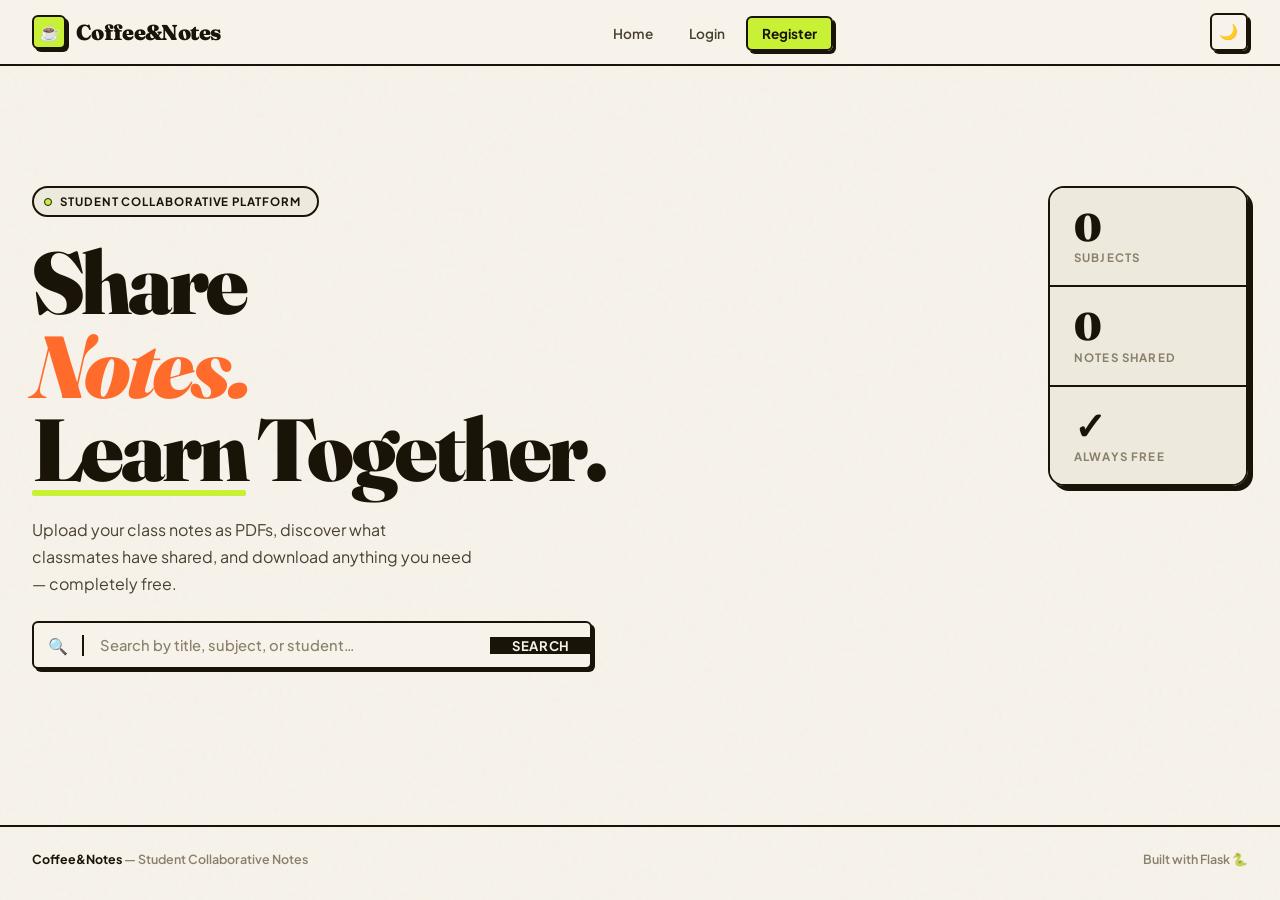
<file: templates/index.html>
<!DOCTYPE html>
<html lang="en" data-theme="light">
<head>
  <meta charset="UTF-8" />
  <meta name="viewport" content="width=device-width, initial-scale=1.0" />
  <title>Coffee&amp;Notes — Share Notes, Learn Together</title>
  <link rel="icon" type="image/svg+xml" href="/static/favicon.svg" />
  <link rel="preconnect" href="https://fonts.googleapis.com" />
  <link href="https://fonts.googleapis.com/css2?family=Fraunces:ital,opsz,wght@0,9..144,700;0,9..144,900;1,9..144,400&family=Plus+Jakarta+Sans:wght@400;500;600;700;800&display=swap" rel="stylesheet" />
  <link rel="stylesheet" href="/static/style.css" />
  <script>(function(){ var t=localStorage.getItem('ns-theme-v3')||'light'; document.documentElement.setAttribute('data-theme',t); })();</script>
</head>
<body>

<!-- NAVBAR — rendered by JS based on DATA.current_user -->
<nav class="navbar">
  <div class="nav-inner">
    <a href="/" class="logo"><div class="logo-box">☕</div> Coffee&amp;Notes</a>
    <ul class="nav-links" id="navLinks">
      <li><a href="/" class="active">Home</a></li>
      <!-- auth links injected by JS -->
    </ul>
    <div class="nav-controls">
      <button class="icon-btn" id="themeBtn" title="Toggle theme">🌙</button>
      <button class="hamburger icon-btn" id="burger" aria-label="Menu">
        <span></span><span></span><span></span>
      </button>
    </div>
  </div>
</nav>

<div id="flashesMount"></div>

<main>
<div class="page">

  <!-- HERO -->
  <section class="hero">
    <div class="hero-left">
      <div class="hero-pill">
        <span class="hero-dot"></span>
        Student Collaborative Platform
      </div>
      <h1 class="hero-title">
        Share<br>
        <span class="accent-word">Notes.</span><br>
        <span class="underline-word">Learn</span> Together.
      </h1>
      <p class="hero-desc">
        Upload your class notes as PDFs, discover what classmates have shared,
        and download anything you need — completely free.
      </p>

      <!-- Mobile stats -->
      <div class="stats-row-mobile">
        <div class="stat-chip-sm">
          <div class="num" id="mobileSubjectsCount">0</div>
          <div class="lbl">Subjects</div>
        </div>
        <div class="stat-chip-sm">
          <div class="num" id="mobileNotesCount">0</div>
          <div class="lbl">Notes</div>
        </div>
      </div>

      <!-- Search -->
      <form method="GET" action="/">
        <div class="search-bar">
          <span class="search-icon-wrap">🔍</span>
          <input type="text" name="q" id="searchInput"
            placeholder="Search by title, subject, or student…"
            autocomplete="off" />
          <button type="submit">Search</button>
        </div>
      </form>
    </div>

    <!-- Desktop stats panel -->
    <div class="hero-right">
      <div class="stat-block">
        <div class="stat-num" id="statSubjects">0</div>
        <div class="stat-lbl">Subjects</div>
      </div>
      <div class="stat-block">
        <div class="stat-num" id="statNotes">0</div>
        <div class="stat-lbl">Notes Shared</div>
      </div>
      <div class="stat-block">
        <div class="stat-num">✓</div>
        <div class="stat-lbl">Always Free</div>
      </div>
    </div>
  </section>

  <!-- CONTENT AREA — filled by JS -->
  <section id="contentArea"></section>

</div>
</main>

<footer>
  <span><strong>Coffee&amp;Notes</strong> — Student Collaborative Notes</span>
  <span>Built with Flask 🐍</span>
</footer>

<button class="scroll-top" id="scrollTop" aria-label="Back to top">↑</button>

<script>const DATA = {{ data|tojson }}; DATA.current_page = 'home';</script>
<script src="/static/script.js"></script>

<script>
// ── Index page logic ───────────────────────────────────────────
(function() {
  const { subjects, total_notes, total_subjects, search_query, search_results, current_user } = DATA;

  // Populate search input
  if (search_query) {
    document.getElementById('searchInput').value = search_query;
  }

  // Stats counters
  animateCount(document.getElementById('statSubjects'), total_subjects);
  animateCount(document.getElementById('statNotes'), total_notes);
  animateCount(document.getElementById('mobileSubjectsCount'), total_subjects);
  animateCount(document.getElementById('mobileNotesCount'), total_notes);

  const area = document.getElementById('contentArea');

  if (search_query) {
    // ── Search results ─────────────────────────────────────────
    const clearBtn = `<a href="/" class="btn btn-ghost" style="font-size:0.78rem;padding:6px 14px;">✕ Clear</a>`;
    area.innerHTML = `
      <div class="sec-head">
        <span class="sec-head-label">Results for "${escHtml(search_query)}"</span>
        <span class="sec-head-count">${search_results.length}</span>
        <span class="sec-head-spacer"></span>
        ${clearBtn}
      </div>
    `;

    if (search_results.length === 0) {
      area.innerHTML += emptyState('😕', 'Nothing found',
        'Try a different search term, or upload the notes yourself.',
        current_user ? `<a href="/upload" class="btn btn-primary btn-lg">+ Upload Note</a>`
                     : `<a href="/register" class="btn btn-primary btn-lg">Join &amp; Upload</a>`);
    } else {
      const grid = document.createElement('div');
      grid.className = 'notes-grid';
      search_results.forEach(note => { grid.appendChild(makeNoteCard(note, current_user)); });
      area.appendChild(grid);
    }

  } else {
    // ── Subjects grid ──────────────────────────────────────────
    const uploadBtn = (current_user && subjects.length)
      ? `<a href="/upload" class="btn btn-primary" style="font-size:0.78rem;padding:7px 16px;">+ Upload</a>` : '';

    area.innerHTML = `
      <div class="sec-head">
        <span class="sec-head-label">Browse Subjects</span>
        ${subjects.length ? `<span class="sec-head-count">${subjects.length}</span>` : ''}
        <span class="sec-head-spacer"></span>
        ${uploadBtn}
      </div>
    `;

    if (subjects.length === 0) {
      area.innerHTML += emptyState('📭', 'No notes yet',
        'Be the first to upload notes and kick off the shared library.',
        current_user ? `<a href="/upload" class="btn btn-primary btn-xl">✦ Upload First Note</a>`
                     : `<a href="/register" class="btn btn-primary btn-xl">✦ Join &amp; Upload</a>`);
    } else {
      const maxCount = Math.max(...subjects.map(s => s.count));
      const grid = document.createElement('div');
      grid.className = 'subjects-grid';
      subjects.forEach(subj => {
        const pct = Math.round(subj.count / maxCount * 100);
        const card = document.createElement('a');
        card.href = `/subject/${encodeURIComponent(subj.name)}`;
        card.className = 'subject-card';
        card.innerHTML = `
          <span class="sc-arrow">↗</span>
          <div class="sc-icon-wrap" data-subject-icon="${escHtml(subj.name)}">📒</div>
          <div class="sc-name">${escHtml(subj.name)}</div>
          <div class="sc-meta"><strong>${subj.count}</strong> note${subj.count !== 1 ? 's' : ''}</div>
          <div class="sc-strip">
            <div class="sc-strip-fill" data-pct="${pct}" style="width:0%"></div>
          </div>
        `;
        grid.appendChild(card);
      });
      area.appendChild(grid);
    }
  }

  // Init strips after DOM insertion
  initStrips();
  stampIcons();
})();
</script>
</body>
</html>
</file>
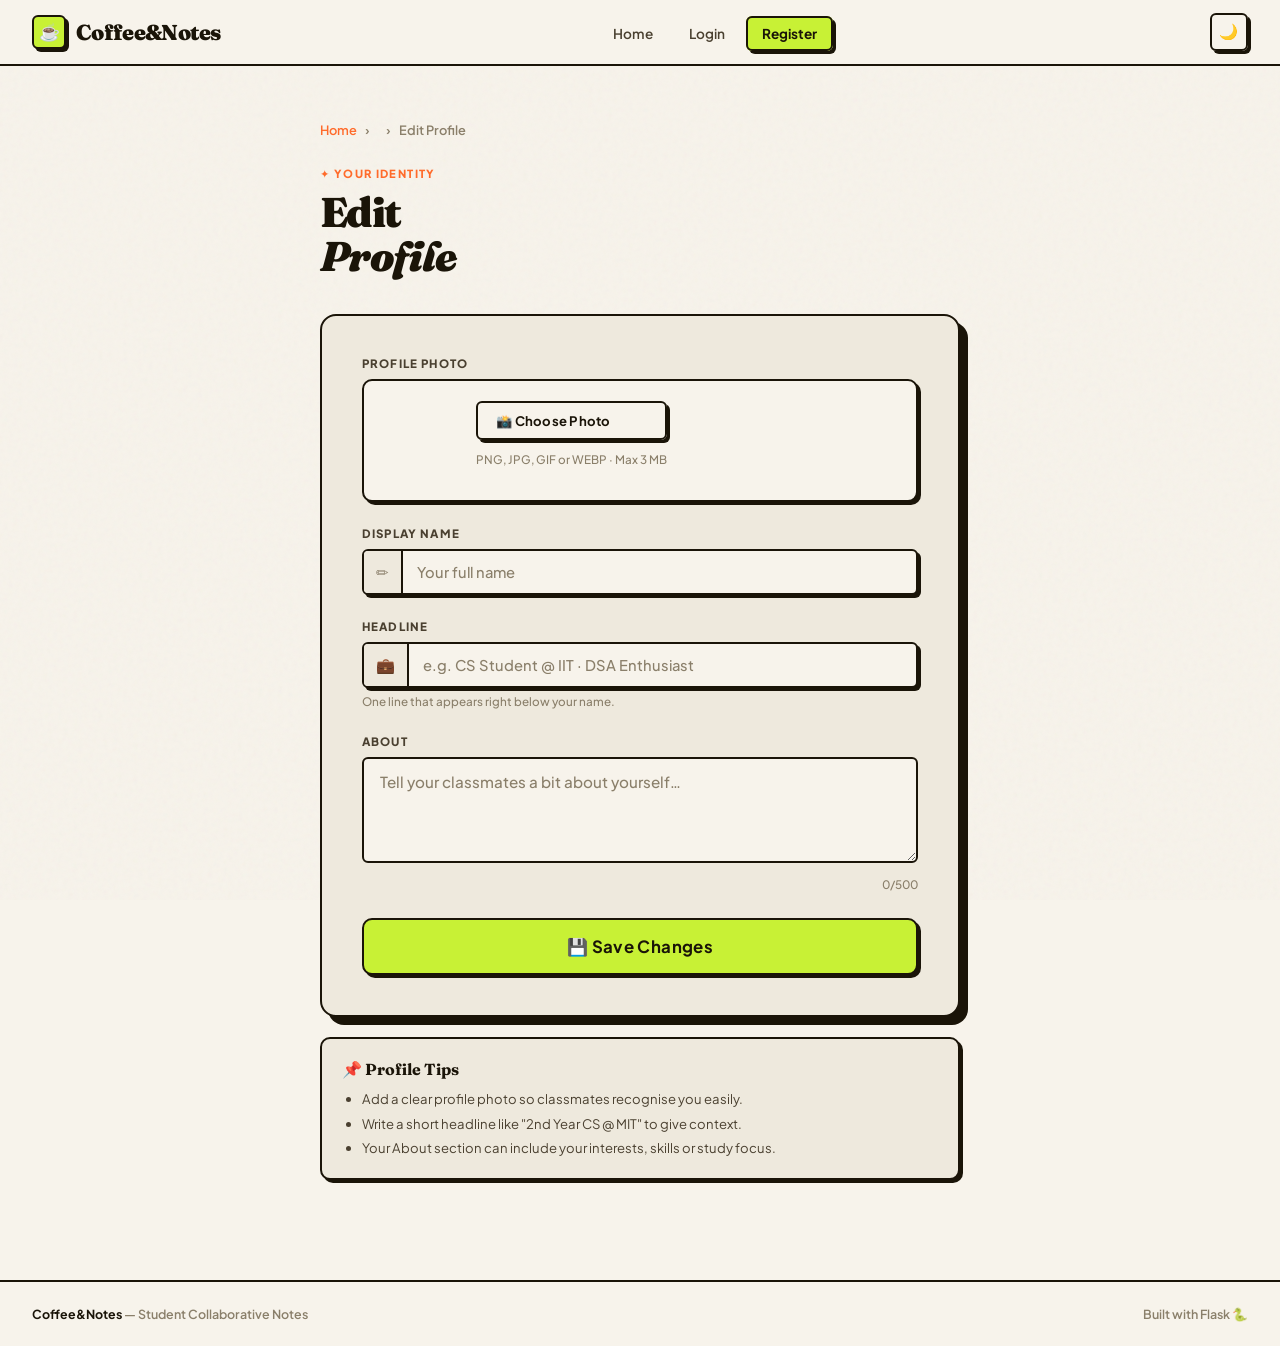
<file: templates/edit_profile.html>
<!DOCTYPE html>
<html lang="en" data-theme="light">
<head>
  <meta charset="UTF-8" />
  <meta name="viewport" content="width=device-width, initial-scale=1.0" />
  <title>Edit Profile — Coffee&amp;Notes</title>
  <link rel="icon" type="image/svg+xml" href="/static/favicon.svg" />
  <link rel="preconnect" href="https://fonts.googleapis.com" />
  <link href="https://fonts.googleapis.com/css2?family=Fraunces:ital,opsz,wght@0,9..144,700;0,9..144,900;1,9..144,400&family=Plus+Jakarta+Sans:wght@400;500;600;700;800&display=swap" rel="stylesheet" />
  <link rel="stylesheet" href="/static/style.css" />
  <script>(function(){ var t=localStorage.getItem('ns-theme-v3')||'light'; document.documentElement.setAttribute('data-theme',t); })();</script>
</head>
<body>

<nav class="navbar">
  <div class="nav-inner">
    <a href="/" class="logo"><div class="logo-box">☕</div> Coffee&amp;Notes</a>
    <ul class="nav-links" id="navLinks">
      <li><a href="/">Home</a></li>
      <!-- auth injected by JS -->
    </ul>
    <div class="nav-controls">
      <button class="icon-btn" id="themeBtn" title="Toggle theme">🌙</button>
      <button class="hamburger icon-btn" id="burger" aria-label="Menu">
        <span></span><span></span><span></span>
      </button>
    </div>
  </div>
</nav>

<div id="flashesMount"></div>

<main>
<div class="page">
  <div class="form-page" style="max-width:640px;">

    <nav class="breadcrumb">
      <a href="/">Home</a>
      <span class="bc-sep">›</span>
      <a href="" id="profileLink"></a>
      <span class="bc-sep">›</span>
      <span>Edit Profile</span>
    </nav>

    <div class="page-header">
      <div class="page-eyebrow">✦ Your Identity</div>
      <h1 class="page-title">Edit<br><em>Profile</em></h1>
    </div>

    <div class="form-card">
      <form method="POST" action="/profile/edit" enctype="multipart/form-data" id="editProfileForm">

        <!-- Avatar -->
        <div class="form-group">
          <label class="form-label">Profile Photo</label>
          <div class="avatar-upload-row">
            <div class="avatar-preview" id="avatarPreview"></div>
            <div class="avatar-upload-info">
              <label class="btn btn-ghost" for="avatarInput" style="cursor:pointer;">
                📸 Choose Photo
              </label>
              <input type="file" id="avatarInput" name="avatar"
                     accept="image/png,image/jpeg,image/gif,image/webp"
                     style="display:none;" />
              <p class="form-hint">PNG, JPG, GIF or WEBP · Max 3 MB</p>
              <p class="form-hint" id="avatarFileName"></p>
            </div>
          </div>
        </div>

        <!-- Name -->
        <div class="form-group">
          <label class="form-label" for="name">Display Name</label>
          <div class="input-row">
            <span class="input-pfx">✏️</span>
            <input class="form-input" type="text" id="name" name="name"
              placeholder="Your full name" maxlength="80" />
          </div>
        </div>

        <!-- Headline -->
        <div class="form-group">
          <label class="form-label" for="headline">Headline</label>
          <div class="input-row">
            <span class="input-pfx">💼</span>
            <input class="form-input" type="text" id="headline" name="headline"
              placeholder="e.g. CS Student @ IIT · DSA Enthusiast" maxlength="120" />
          </div>
          <p class="form-hint">One line that appears right below your name.</p>
        </div>

        <!-- About -->
        <div class="form-group">
          <label class="form-label" for="about">About</label>
          <textarea class="form-input form-textarea" id="about" name="about"
            placeholder="Tell your classmates a bit about yourself…"
            maxlength="500" rows="4"></textarea>
          <div style="display:flex;justify-content:flex-end;margin-top:4px;">
            <span class="form-hint" id="aboutCount">0/500</span>
          </div>
        </div>

        <button type="submit" class="btn btn-primary btn-xl"
                style="width:100%;justify-content:center;">
          💾 Save Changes
        </button>

      </form>
    </div>

    <div class="tips-box">
      <div class="tips-box-head">📌 Profile Tips</div>
      <ul>
        <li>Add a clear profile photo so classmates recognise you easily.</li>
        <li>Write a short headline like "2nd Year CS @ MIT" to give context.</li>
        <li>Your About section can include your interests, skills or study focus.</li>
      </ul>
    </div>

  </div>
</div>
</main>

<footer>
  <span><strong>Coffee&amp;Notes</strong> — Student Collaborative Notes</span>
  <span>Built with Flask 🐍</span>
</footer>

<button class="scroll-top" id="scrollTop" aria-label="Back to top">↑</button>

<script>const DATA = {{ data|tojson }}; DATA.current_page = 'edit';</script>
<script src="/static/script.js"></script>

<script>
(function() {
  const me = DATA.me;
  if (!me) return;

  // Breadcrumb profile link
  const link = document.getElementById('profileLink');
  link.href = '/profile/' + me.username;
  link.textContent = '@' + me.username;

  // Pre-fill form fields
  document.getElementById('name').value     = me.name     || '';
  document.getElementById('headline').value = me.headline || '';
  document.getElementById('about').value    = me.about    || '';
  document.getElementById('aboutCount').textContent = (me.about || '').length + '/500';

  // Avatar preview
  const preview = document.getElementById('avatarPreview');
  preview.innerHTML = me.avatar
    ? `<img src="/static/avatars/${escHtml(me.avatar)}" id="avatarImg"
           style="width:72px;height:72px;border-radius:50%;border:2px solid var(--ink);
                  box-shadow:var(--shadow-sm);object-fit:cover;" alt="Current photo" />`
    : `<div class="avatar-preview-init">${escHtml(me.name[0].toUpperCase())}</div>`;
})();
</script>
</body>
</html>
</file>
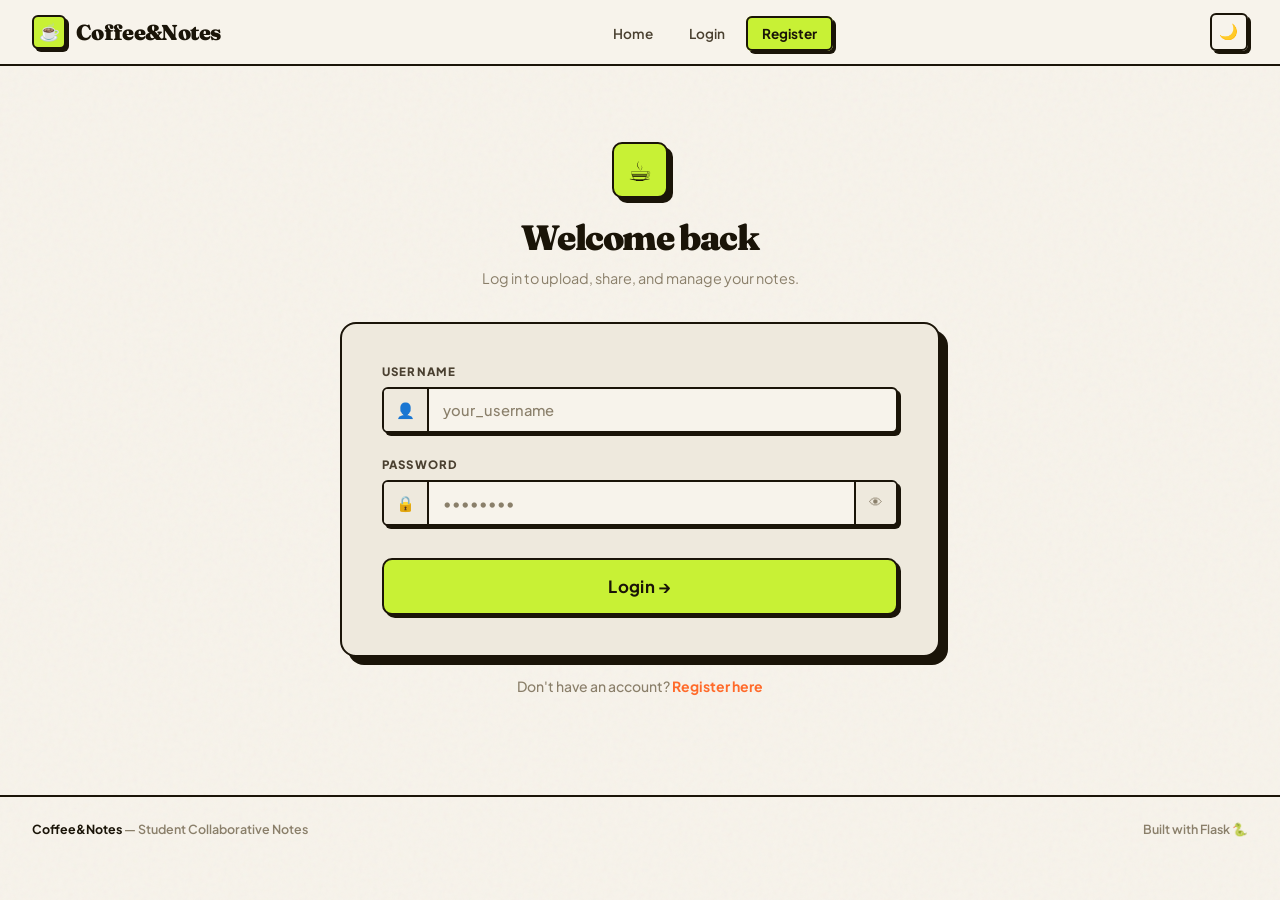
<file: templates/login.html>
<!DOCTYPE html>
<html lang="en" data-theme="light">
<head>
  <meta charset="UTF-8" />
  <meta name="viewport" content="width=device-width, initial-scale=1.0" />
  <title>Login — Coffee&amp;Notes</title>
  <link rel="icon" type="image/svg+xml" href="/static/favicon.svg" />
  <link rel="preconnect" href="https://fonts.googleapis.com" />
  <link href="https://fonts.googleapis.com/css2?family=Fraunces:ital,opsz,wght@0,9..144,700;0,9..144,900;1,9..144,400&family=Plus+Jakarta+Sans:wght@400;500;600;700;800&display=swap" rel="stylesheet" />
  <link rel="stylesheet" href="/static/style.css" />
  <script>(function(){ var t=localStorage.getItem('ns-theme-v3')||'light'; document.documentElement.setAttribute('data-theme',t); })();</script>
</head>
<body>

<nav class="navbar">
  <div class="nav-inner">
    <a href="/" class="logo"><div class="logo-box">☕</div> Coffee&amp;Notes</a>
    <ul class="nav-links" id="navLinks">
      <li><a href="/">Home</a></li>
    </ul>
    <div class="nav-controls">
      <button class="icon-btn" id="themeBtn" title="Toggle theme">🌙</button>
      <button class="hamburger icon-btn" id="burger" aria-label="Menu">
        <span></span><span></span><span></span>
      </button>
    </div>
  </div>
</nav>

<div id="flashesMount"></div>

<main>
<div class="page">
  <div class="auth-page">

    <div class="auth-header">
      <div class="auth-logo-big">☕</div>
      <h1 class="auth-title">Welcome back</h1>
      <p class="auth-sub">Log in to upload, share, and manage your notes.</p>
    </div>

    <div class="form-card">
      <form method="POST" action="/login" id="loginForm">

        <div class="form-group">
          <label class="form-label" for="username">Username</label>
          <div class="input-row">
            <span class="input-pfx">👤</span>
            <input class="form-input" type="text" id="username" name="username"
              placeholder="your_username" required autocomplete="username" />
          </div>
        </div>

        <div class="form-group">
          <label class="form-label" for="password">Password</label>
          <div class="input-row input-row--with-sfx">
            <span class="input-pfx">🔒</span>
            <input class="form-input" type="password" id="password" name="password"
              placeholder="••••••••" required autocomplete="current-password" />
            <button type="button" class="input-sfx toggle-pw" data-target="password" title="Show/hide">👁</button>
          </div>
        </div>

        <button type="submit" class="btn btn-primary btn-xl"
                style="width:100%;justify-content:center;margin-top:8px;">
          Login →
        </button>

      </form>
    </div>

    <p class="auth-switch">
      Don't have an account? <a href="/register">Register here</a>
    </p>

  </div>
</div>
</main>

<footer>
  <span><strong>Coffee&amp;Notes</strong> — Student Collaborative Notes</span>
  <span>Built with Flask 🐍</span>
</footer>

<button class="scroll-top" id="scrollTop" aria-label="Back to top">↑</button>

<script>const DATA = {{ data|tojson }}; DATA.current_page = 'login';</script>
<script src="/static/script.js"></script>
</body>
</html>
</file>
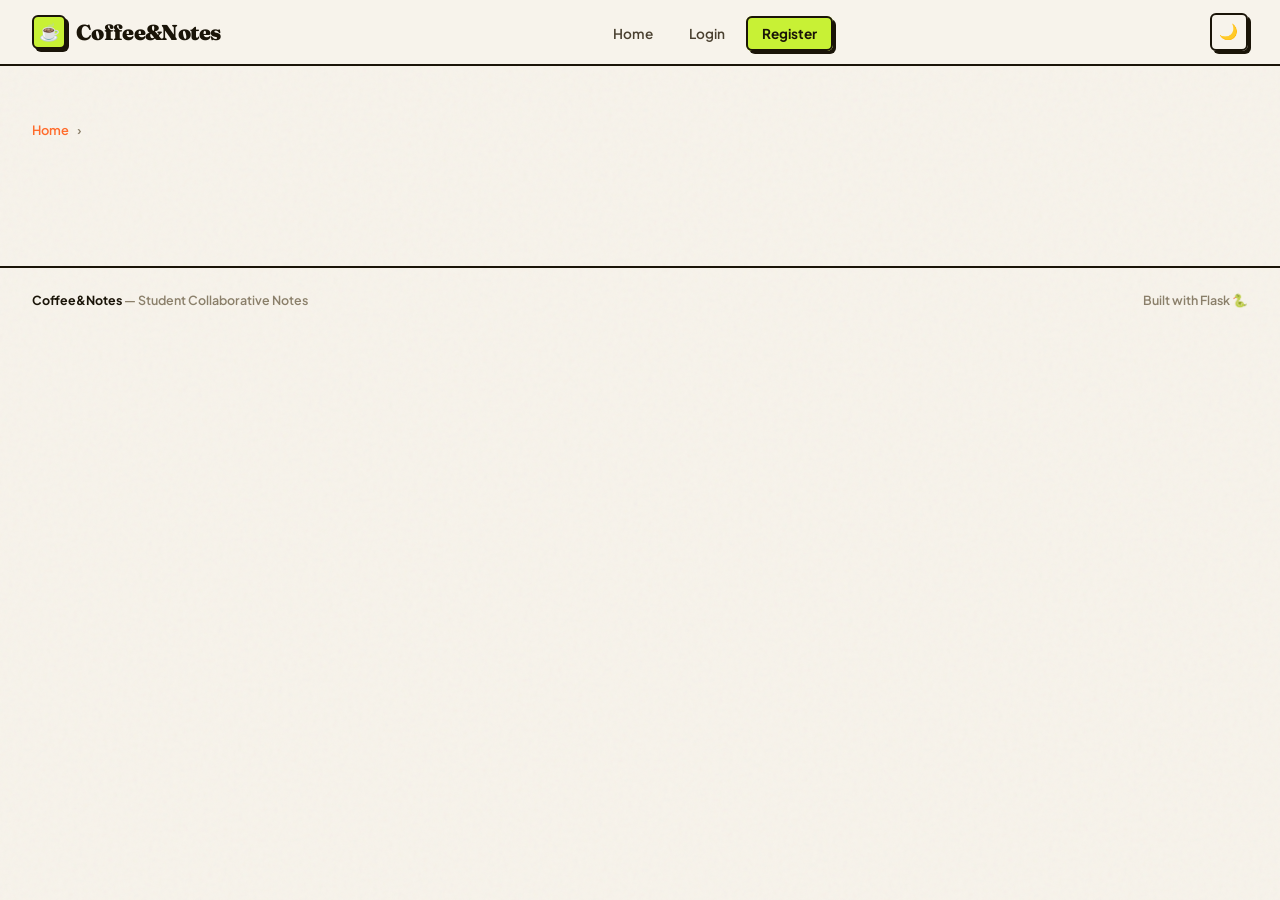
<file: templates/profile.html>
<!DOCTYPE html>
<html lang="en" data-theme="light">
<head>
  <meta charset="UTF-8" />
  <meta name="viewport" content="width=device-width, initial-scale=1.0" />
  <title>Profile — Coffee&amp;Notes</title>
  <link rel="icon" type="image/svg+xml" href="/static/favicon.svg" />
  <link rel="preconnect" href="https://fonts.googleapis.com" />
  <link href="https://fonts.googleapis.com/css2?family=Fraunces:ital,opsz,wght@0,9..144,700;0,9..144,900;1,9..144,400&family=Plus+Jakarta+Sans:wght@400;500;600;700;800&display=swap" rel="stylesheet" />
  <link rel="stylesheet" href="/static/style.css" />
  <script>(function(){ var t=localStorage.getItem('ns-theme-v3')||'light'; document.documentElement.setAttribute('data-theme',t); })();</script>
</head>
<body>

<nav class="navbar">
  <div class="nav-inner">
    <a href="/" class="logo"><div class="logo-box">☕</div> Coffee&amp;Notes</a>
    <ul class="nav-links" id="navLinks">
      <li><a href="/">Home</a></li>
      <!-- auth injected by JS -->
    </ul>
    <div class="nav-controls">
      <button class="icon-btn" id="themeBtn" title="Toggle theme">🌙</button>
      <button class="hamburger icon-btn" id="burger" aria-label="Menu">
        <span></span><span></span><span></span>
      </button>
    </div>
  </div>
</nav>

<div id="flashesMount"></div>

<main>
<div class="page">

  <nav class="breadcrumb">
    <a href="/">Home</a>
    <span class="bc-sep">›</span>
    <span id="bcHandle"></span>
  </nav>

  <!-- Profile hero - filled by JS -->
  <div id="profileHeroMount"></div>

  <!-- Notes section - filled by JS -->
  <div id="notesSection"></div>

</div>
</main>

<!-- Delete modal -->
<div class="modal-overlay" id="deleteModal" role="dialog">
  <div class="modal">
    <div class="modal-icon">🗑️</div>
    <h3>Delete this note?</h3>
    <p>The note and its PDF file will be permanently removed. This can't be undone.</p>
    <div class="modal-actions">
      <button class="btn btn-ghost" id="modalCancel">Cancel</button>
      <button class="btn btn-danger" id="modalConfirm">Delete</button>
    </div>
  </div>
</div>

<footer>
  <span><strong>Coffee&amp;Notes</strong> — Student Collaborative Notes</span>
  <span>Built with Flask 🐍</span>
</footer>

<button class="scroll-top" id="scrollTop" aria-label="Back to top">↑</button>

<script>const DATA = {{ data|tojson }}; DATA.current_page = 'profile';</script>
<script src="/static/script.js"></script>

<script>
(function() {
  const { profile_user: u, notes, is_owner, current_user } = DATA;

  document.title = u.name + ' — Coffee&Notes';
  document.getElementById('bcHandle').textContent = '@' + u.username;

  // ── Profile hero ────────────────────────────────────────────
  const avatarHtml = u.avatar
    ? `<img src="/static/avatars/${escHtml(u.avatar)}" class="profile-avatar" alt="${escHtml(u.name)}" />`
    : `<div class="profile-avatar-init">${escHtml(u.name[0].toUpperCase())}</div>`;

  const editBtn = is_owner
    ? `<a href="/profile/edit" class="btn btn-ghost btn-lg profile-edit-btn">✏️ Edit Profile</a>` : '';

  const headlineHtml = u.headline
    ? `<p class="profile-headline">${escHtml(u.headline)}</p>` : '';

  const aboutHtml = u.about
    ? `<p class="profile-about">${escHtml(u.about)}</p>` : '';

  document.getElementById('profileHeroMount').innerHTML = `
    <div class="profile-hero">
      <div class="profile-hero-inner">
        <div class="profile-avatar-wrap">${avatarHtml}</div>
        <div class="profile-info">
          <div class="profile-name-row">
            <h1 class="profile-name">${escHtml(u.name)}</h1>
            <span class="profile-handle">@${escHtml(u.username)}</span>
          </div>
          ${headlineHtml}
          ${aboutHtml}
          <div class="profile-meta-row">
            <span class="profile-meta-chip">📅 Joined ${escHtml(u.joined)}</span>
            <span class="profile-meta-chip">📄 ${notes.length} Note${notes.length !== 1 ? 's' : ''}</span>
          </div>
        </div>
        ${editBtn}
      </div>
    </div>
  `;

  // ── Notes section ───────────────────────────────────────────
  const ns = document.getElementById('notesSection');
  const sectionLabel = is_owner ? 'My Notes' : escHtml(u.name) + "'s Notes";
  const uploadBtn = is_owner
    ? `<a href="/upload" class="btn btn-primary" style="font-size:0.78rem;padding:7px 16px;">+ Upload</a>` : '';

  ns.innerHTML = `
    <div class="sec-head" style="margin-top:48px;">
      <span class="sec-head-label">${sectionLabel}</span>
      ${notes.length ? `<span class="sec-head-count">${notes.length}</span>` : ''}
      <span class="sec-head-spacer"></span>
      ${uploadBtn}
    </div>
  `;

  if (notes.length === 0) {
    ns.innerHTML += is_owner
      ? emptyState('📭', 'No notes yet',
          'Upload your first note and share your knowledge.',
          `<a href="/upload" class="btn btn-primary btn-xl">+ Upload Note</a>`)
      : emptyState('📭', 'No notes yet',
          escHtml(u.name) + " hasn't uploaded any notes yet.", '');
  } else {
    const grid = document.createElement('div');
    grid.className = 'notes-grid';
    notes.forEach(note => { grid.appendChild(makeNoteCard(note, current_user, is_owner)); });
    ns.appendChild(grid);
  }
})();
</script>
</body>
</html>
</file>
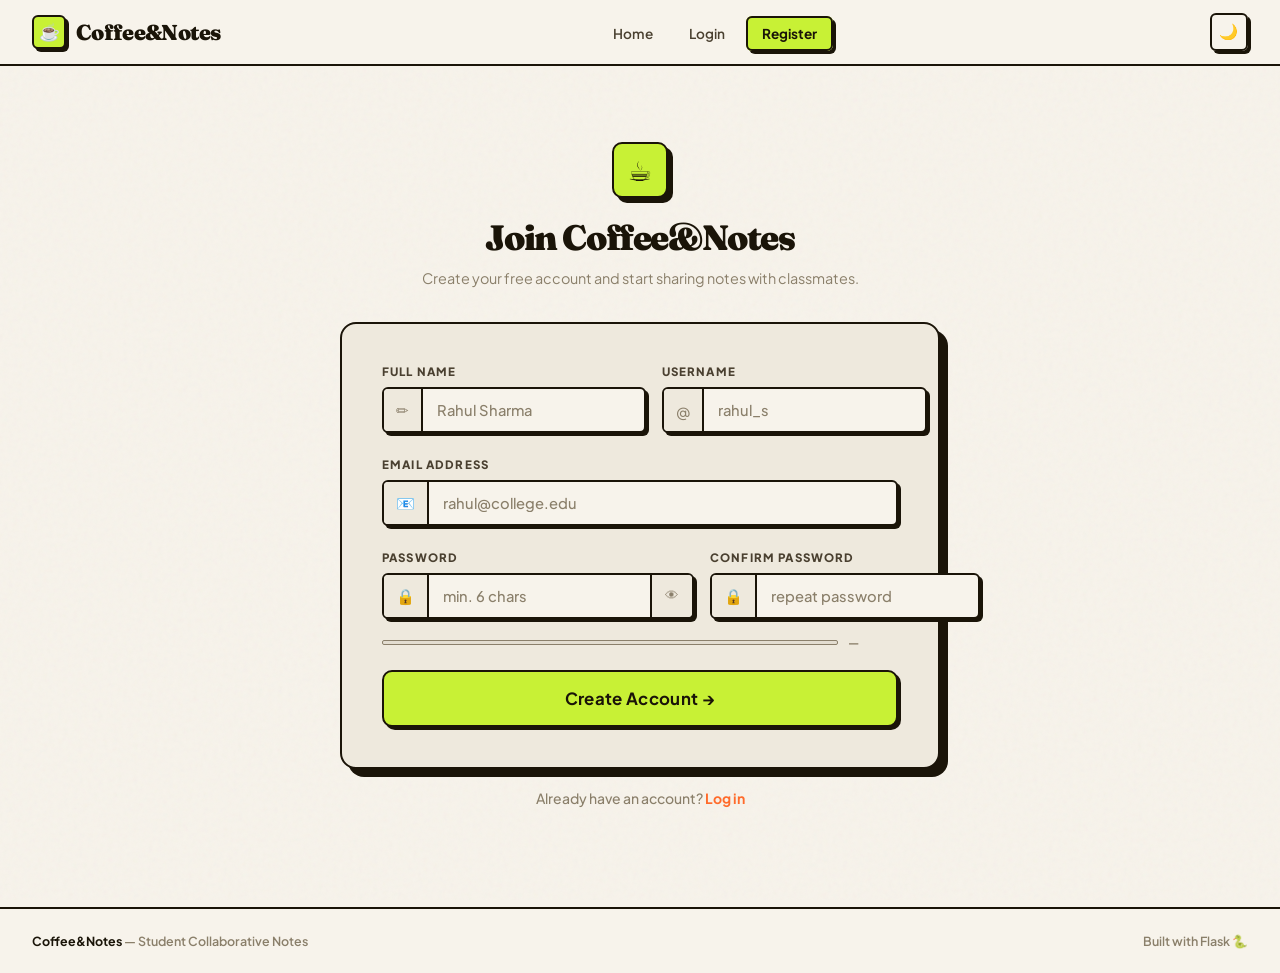
<file: templates/register.html>
<!DOCTYPE html>
<html lang="en" data-theme="light">
<head>
  <meta charset="UTF-8" />
  <meta name="viewport" content="width=device-width, initial-scale=1.0" />
  <title>Register — Coffee&amp;Notes</title>
  <link rel="icon" type="image/svg+xml" href="/static/favicon.svg" />
  <link rel="preconnect" href="https://fonts.googleapis.com" />
  <link href="https://fonts.googleapis.com/css2?family=Fraunces:ital,opsz,wght@0,9..144,700;0,9..144,900;1,9..144,400&family=Plus+Jakarta+Sans:wght@400;500;600;700;800&display=swap" rel="stylesheet" />
  <link rel="stylesheet" href="/static/style.css" />
  <script>(function(){ var t=localStorage.getItem('ns-theme-v3')||'light'; document.documentElement.setAttribute('data-theme',t); })();</script>
</head>
<body>

<nav class="navbar">
  <div class="nav-inner">
    <a href="/" class="logo"><div class="logo-box">☕</div> Coffee&amp;Notes</a>
    <ul class="nav-links" id="navLinks">
      <li><a href="/">Home</a></li>
    </ul>
    <div class="nav-controls">
      <button class="icon-btn" id="themeBtn" title="Toggle theme">🌙</button>
      <button class="hamburger icon-btn" id="burger" aria-label="Menu">
        <span></span><span></span><span></span>
      </button>
    </div>
  </div>
</nav>

<div id="flashesMount"></div>

<main>
<div class="page">
  <div class="auth-page">

    <div class="auth-header">
      <div class="auth-logo-big">☕</div>
      <h1 class="auth-title">Join Coffee&amp;Notes</h1>
      <p class="auth-sub">Create your free account and start sharing notes with classmates.</p>
    </div>

    <div class="form-card">
      <form method="POST" action="/register" id="registerForm" novalidate>

        <div class="form-row-2">
          <div class="form-group">
            <label class="form-label" for="name">Full Name</label>
            <div class="input-row">
              <span class="input-pfx">✏️</span>
              <input class="form-input" type="text" id="name" name="name"
                placeholder="Rahul Sharma" required maxlength="80" />
            </div>
          </div>
          <div class="form-group">
            <label class="form-label" for="username">Username</label>
            <div class="input-row">
              <span class="input-pfx">@</span>
              <input class="form-input" type="text" id="username" name="username"
                placeholder="rahul_s" required maxlength="30" minlength="3"
                pattern="[a-zA-Z0-9_]+" title="Letters, numbers and underscores only" />
            </div>
          </div>
        </div>

        <div class="form-group">
          <label class="form-label" for="email">Email Address</label>
          <div class="input-row">
            <span class="input-pfx">📧</span>
            <input class="form-input" type="email" id="email" name="email"
              placeholder="rahul@college.edu" required />
          </div>
        </div>

        <div class="form-row-2">
          <div class="form-group">
            <label class="form-label" for="password">Password</label>
            <div class="input-row input-row--with-sfx">
              <span class="input-pfx">🔒</span>
              <input class="form-input" type="password" id="password" name="password"
                placeholder="min. 6 chars" required minlength="6" autocomplete="new-password" />
              <button type="button" class="input-sfx toggle-pw" data-target="password" title="Show/hide">👁</button>
            </div>
          </div>
          <div class="form-group">
            <label class="form-label" for="confirm">Confirm Password</label>
            <div class="input-row">
              <span class="input-pfx">🔒</span>
              <input class="form-input" type="password" id="confirm" name="confirm"
                placeholder="repeat password" required autocomplete="new-password" />
            </div>
          </div>
        </div>

        <div class="pw-strength-wrap" id="pwStrengthWrap">
          <div class="pw-strength-bar">
            <div class="pw-strength-fill" id="pwFill"></div>
          </div>
          <span class="pw-strength-label" id="pwLabel">—</span>
        </div>

        <button type="submit" class="btn btn-primary btn-xl"
                style="width:100%;justify-content:center;margin-top:16px;">
          Create Account →
        </button>

      </form>
    </div>

    <p class="auth-switch">
      Already have an account? <a href="/login">Log in</a>
    </p>

  </div>
</div>
</main>

<footer>
  <span><strong>Coffee&amp;Notes</strong> — Student Collaborative Notes</span>
  <span>Built with Flask 🐍</span>
</footer>

<button class="scroll-top" id="scrollTop" aria-label="Back to top">↑</button>

<script>const DATA = {{ data|tojson }}; DATA.current_page = 'register';</script>
<script src="/static/script.js"></script>
</body>
</html>
</file>
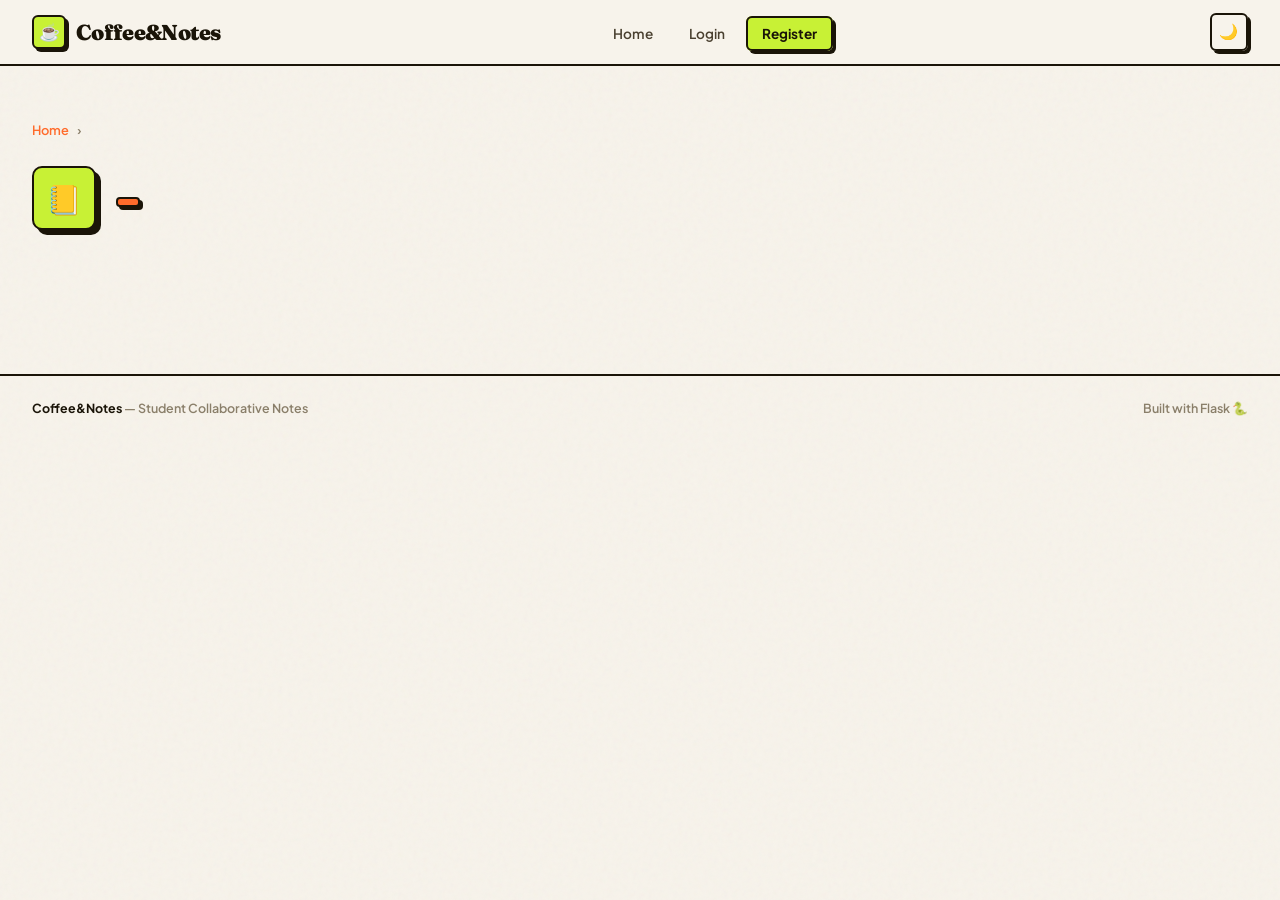
<file: templates/subject.html>
<!DOCTYPE html>
<html lang="en" data-theme="light">
<head>
  <meta charset="UTF-8" />
  <meta name="viewport" content="width=device-width, initial-scale=1.0" />
  <title>Subject Notes — Coffee&amp;Notes</title>
  <link rel="icon" type="image/svg+xml" href="/static/favicon.svg" />
  <link rel="preconnect" href="https://fonts.googleapis.com" />
  <link href="https://fonts.googleapis.com/css2?family=Fraunces:ital,opsz,wght@0,9..144,700;0,9..144,900;1,9..144,400&family=Plus+Jakarta+Sans:wght@400;500;600;700;800&display=swap" rel="stylesheet" />
  <link rel="stylesheet" href="/static/style.css" />
  <script>(function(){ var t=localStorage.getItem('ns-theme-v3')||'light'; document.documentElement.setAttribute('data-theme',t); })();</script>
</head>
<body>

<nav class="navbar">
  <div class="nav-inner">
    <a href="/" class="logo"><div class="logo-box">☕</div> Coffee&amp;Notes</a>
    <ul class="nav-links" id="navLinks">
      <li><a href="/">Home</a></li>
      <!-- auth injected by JS -->
    </ul>
    <div class="nav-controls">
      <button class="icon-btn" id="themeBtn" title="Toggle theme">🌙</button>
      <button class="hamburger icon-btn" id="burger" aria-label="Menu">
        <span></span><span></span><span></span>
      </button>
    </div>
  </div>
</nav>

<div id="flashesMount"></div>

<main>
<div class="page">

  <nav class="breadcrumb">
    <a href="/">Home</a>
    <span class="bc-sep">›</span>
    <span id="bcSubject"></span>
  </nav>

  <!-- Subject hero -->
  <div class="subj-hero">
    <div class="subj-title-row">
      <div class="subj-title-l">
        <div class="subj-icon-box" id="subjIcon">📒</div>
        <div>
          <h1 class="subj-h1" id="subjName"></h1>
          <div class="subj-meta">
            <span class="badge" id="subjBadge"></span>
          </div>
        </div>
      </div>
      <div id="subjAction"></div>
    </div>
  </div>

  <!-- Notes area -->
  <div id="notesArea"></div>

</div>
</main>

<!-- Delete modal -->
<div class="modal-overlay" id="deleteModal" role="dialog">
  <div class="modal">
    <div class="modal-icon">🗑️</div>
    <h3>Delete this note?</h3>
    <p>The note and its PDF file will be permanently removed. This can't be undone.</p>
    <div class="modal-actions">
      <button class="btn btn-ghost" id="modalCancel">Cancel</button>
      <button class="btn btn-danger" id="modalConfirm">Delete</button>
    </div>
  </div>
</div>

<footer>
  <span><strong>Coffee&amp;Notes</strong> — Student Collaborative Notes</span>
  <span>Built with Flask 🐍</span>
</footer>

<button class="scroll-top" id="scrollTop" aria-label="Back to top">↑</button>

<script>const DATA = {{ data|tojson }}; DATA.current_page = 'subject';</script>
<script src="/static/script.js"></script>

<script>
(function() {
  const { subject, notes, current_user } = DATA;

  document.title = subject + ' Notes — Coffee&Notes';
  document.getElementById('bcSubject').textContent  = subject;
  document.getElementById('subjName').textContent   = subject;
  document.getElementById('subjIcon').dataset.subjectIcon = subject;
  document.getElementById('subjBadge').textContent  = notes.length + ' Note' + (notes.length !== 1 ? 's' : '');

  // Action button
  document.getElementById('subjAction').innerHTML = current_user
    ? `<a href="/upload" class="btn btn-primary btn-lg">+ Add Note</a>`
    : `<a href="/login" class="btn btn-ghost btn-lg">Login to Upload</a>`;

  const area = document.getElementById('notesArea');

  if (notes.length === 0) {
    area.innerHTML = emptyState('📭', `No notes for ${subject} yet`,
      'Be the first to contribute notes for this subject!',
      current_user ? `<a href="/upload" class="btn btn-primary btn-xl">+ Upload Note</a>`
                   : `<a href="/register" class="btn btn-primary btn-xl">Join &amp; Upload</a>`);
  } else {
    area.innerHTML = `
      <div class="sec-head">
        <span class="sec-head-label">All Notes</span>
        <span class="sec-head-count">${notes.length}</span>
        <span class="sec-head-spacer"></span>
      </div>
    `;
    const grid = document.createElement('div');
    grid.className = 'notes-grid';
    notes.forEach(note => { grid.appendChild(makeNoteCard(note, current_user)); });
    area.appendChild(grid);
  }

  stampIcons();
})();
</script>
</body>
</html>
</file>
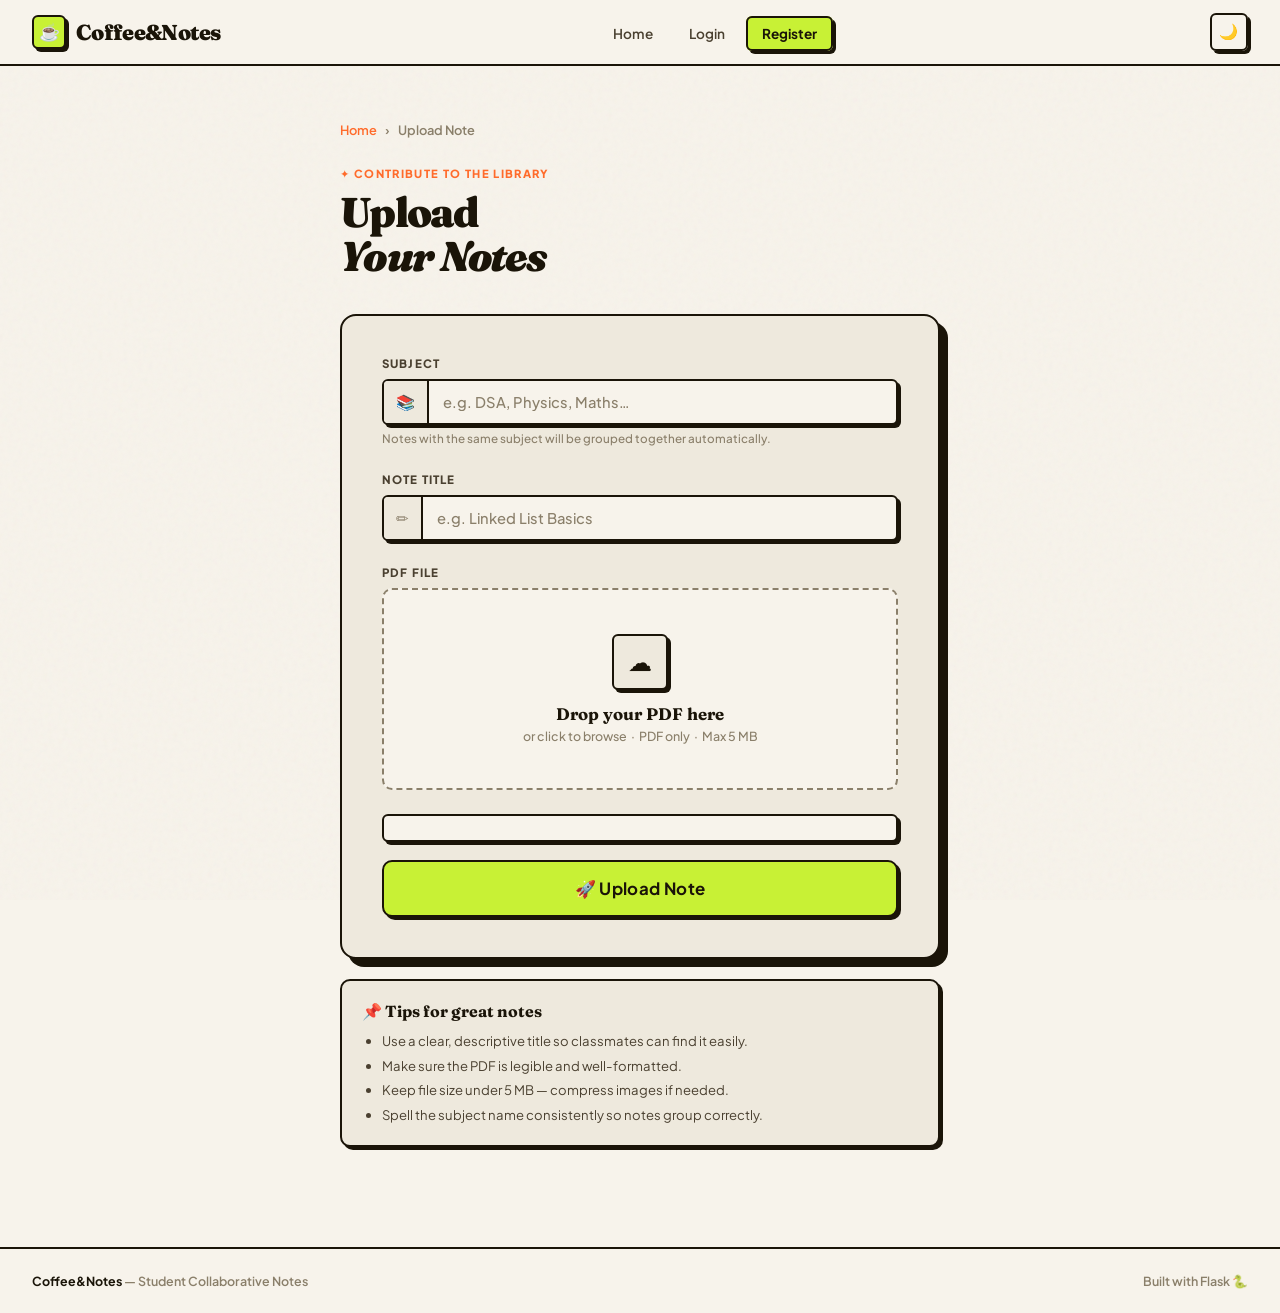
<file: templates/upload_note.html>
<!DOCTYPE html>
<html lang="en" data-theme="light">
<head>
  <meta charset="UTF-8" />
  <meta name="viewport" content="width=device-width, initial-scale=1.0" />
  <title>Upload Note — Coffee&amp;Notes</title>
  <link rel="icon" type="image/svg+xml" href="/static/favicon.svg" />
  <link rel="preconnect" href="https://fonts.googleapis.com" />
  <link href="https://fonts.googleapis.com/css2?family=Fraunces:ital,opsz,wght@0,9..144,700;0,9..144,900;1,9..144,400&family=Plus+Jakarta+Sans:wght@400;500;600;700;800&display=swap" rel="stylesheet" />
  <link rel="stylesheet" href="/static/style.css" />
  <script>(function(){ var t=localStorage.getItem('ns-theme-v3')||'light'; document.documentElement.setAttribute('data-theme',t); })();</script>
</head>
<body>

<nav class="navbar">
  <div class="nav-inner">
    <a href="/" class="logo"><div class="logo-box">☕</div> Coffee&amp;Notes</a>
    <ul class="nav-links" id="navLinks">
      <li><a href="/">Home</a></li>
      <!-- auth injected by JS -->
    </ul>
    <div class="nav-controls">
      <button class="icon-btn" id="themeBtn" title="Toggle theme">🌙</button>
      <button class="hamburger icon-btn" id="burger" aria-label="Menu">
        <span></span><span></span><span></span>
      </button>
    </div>
  </div>
</nav>

<div id="flashesMount"></div>

<main>
<div class="page">
  <div class="form-page">

    <nav class="breadcrumb">
      <a href="/">Home</a>
      <span class="bc-sep">›</span>
      <span>Upload Note</span>
    </nav>

    <div class="page-header">
      <div class="page-eyebrow">✦ Contribute to the Library</div>
      <h1 class="page-title">Upload<br><em>Your Notes</em></h1>
    </div>

    <div class="form-card">
      <form method="POST" action="/upload" enctype="multipart/form-data" id="uploadForm">

        <div class="form-group">
          <label class="form-label" for="subject">Subject</label>
          <div class="input-row">
            <span class="input-pfx">📚</span>
            <input class="form-input" type="text" id="subject" name="subject"
              placeholder="e.g. DSA, Physics, Maths…" required maxlength="80" />
          </div>
          <p class="form-hint">Notes with the same subject will be grouped together automatically.</p>
        </div>

        <div class="form-group">
          <label class="form-label" for="title">Note Title</label>
          <div class="input-row">
            <span class="input-pfx">✏️</span>
            <input class="form-input" type="text" id="title" name="title"
              placeholder="e.g. Linked List Basics" required maxlength="120" />
          </div>
        </div>

        <div class="form-group">
          <label class="form-label">PDF File</label>
          <div class="drop-zone" id="dropZone">
            <input type="file" id="fileInput" name="file" accept=".pdf" required />
            <div class="dz-icon-box" id="dzIcon">☁️</div>
            <div class="dz-heading">Drop your PDF here</div>
            <div class="dz-sub">or click to browse &nbsp;·&nbsp; PDF only &nbsp;·&nbsp; Max 5 MB</div>
            <div class="dz-filename" id="dzFilename"></div>
          </div>
        </div>

        <!-- "Uploading as" row — filled by JS from DATA.me -->
        <div class="upload-as-row" id="uploadAsRow"></div>

        <button type="submit" class="btn btn-primary btn-xl"
                style="width:100%;justify-content:center;">
          🚀 Upload Note
        </button>

      </form>
    </div>

    <div class="tips-box">
      <div class="tips-box-head">📌 Tips for great notes</div>
      <ul>
        <li>Use a clear, descriptive title so classmates can find it easily.</li>
        <li>Make sure the PDF is legible and well-formatted.</li>
        <li>Keep file size under 5 MB — compress images if needed.</li>
        <li>Spell the subject name consistently so notes group correctly.</li>
      </ul>
    </div>

  </div>
</div>
</main>

<footer>
  <span><strong>Coffee&amp;Notes</strong> — Student Collaborative Notes</span>
  <span>Built with Flask 🐍</span>
</footer>

<button class="scroll-top" id="scrollTop" aria-label="Back to top">↑</button>

<script>const DATA = {{ data|tojson }}; DATA.current_page = 'upload';</script>
<script src="/static/script.js"></script>

<script>
(function() {
  const me = DATA.me;
  if (!me) return;

  const avatarHtml = me.avatar
    ? `<img src="/static/avatars/${escHtml(me.avatar)}" class="upload-as-avatar" alt="${escHtml(me.name)}" />`
    : `<div class="upload-as-init">${escHtml(me.name[0].toUpperCase())}</div>`;

  document.getElementById('uploadAsRow').innerHTML = `
    <span class="upload-as-label">Uploading as</span>
    ${avatarHtml}
    <strong>${escHtml(me.name)}</strong>
    <span style="color:var(--ink-3);">@${escHtml(me.username)}</span>
  `;
})();
</script>
</body>
</html>
</file>
<file: static/style.css>
/* ================================================================
   NoteShare v3 — Editorial Paper × Neon Ink
   Aesthetic: Warm cream paper, bold thick strokes, punchy lime/
   orange/coral accents, Plus Jakarta Sans + Fraunces serif,
   hard shadows (no blur), grid-breaking layout, high contrast.
   ================================================================ */

@import url('https://fonts.googleapis.com/css2?family=Fraunces:ital,opsz,wght@0,9..144,300;0,9..144,700;0,9..144,900;1,9..144,400&family=Plus+Jakarta+Sans:wght@400;500;600;700;800&display=swap');

/* ── Tokens ──────────────────────────────────────────────── */
:root {
  /* Paper palette */
  --paper:       #f7f3eb;
  --paper-2:     #eee9dd;
  --paper-3:     #e3ddd0;
  --ink:         #1a1408;
  --ink-2:       #4a4030;
  --ink-3:       #8a7f6a;

  /* Neon accents */
  --lime:        #c8f135;
  --lime-dk:     #9dbd1a;
  --orange:      #ff6b2b;
  --orange-lt:   #ff8f5e;
  --coral:       #ff4d6d;
  --sky:         #38bdf8;
  --mint:        #34d399;

  /* Theme accent (swapped in dark) */
  --accent:      var(--lime);
  --accent-dk:   var(--lime-dk);
  --accent-text: var(--ink);

  /* Strokes */
  --stroke:      2px solid var(--ink);
  --stroke-lt:   1px solid var(--paper-3);

  /* Hard shadow */
  --shadow-sm:   3px 3px 0 var(--ink);
  --shadow-md:   5px 5px 0 var(--ink);
  --shadow-lg:   8px 8px 0 var(--ink);

  /* Typography */
  --serif:    'Fraunces', Georgia, serif;
  --sans:     'Plus Jakarta Sans', system-ui, sans-serif;

  /* Radii — sharp */
  --r:     6px;
  --r-md:  10px;
  --r-lg:  16px;

  /* Motion */
  --ease:  cubic-bezier(0.34, 1.56, 0.64, 1);
  --ease2: cubic-bezier(0.16, 1, 0.3, 1);
  --t:     0.25s var(--ease);
  --t2:    0.2s var(--ease2);
}

/* Dark mode */
[data-theme="dark"] {
  --paper:   #000000;
  --paper-2: #0d0d0d;
  --paper-3: #1a1a1a;
  --ink:     #ffffff;
  --ink-2:   #cccccc;
  --ink-3:   #888888;

  --accent:      var(--lime);
  --accent-dk:   var(--lime-dk);
  --accent-text: #000000;

  --stroke:    2px solid #333333;
  --stroke-lt: 1px solid #222222;

  --shadow-sm:   3px 3px 0 var(--lime);
  --shadow-md:   5px 5px 0 var(--lime);
  --shadow-lg:   8px 8px 0 var(--lime);
}

/* ── Reset ───────────────────────────────────────────────── */
*, *::before, *::after { box-sizing: border-box; margin: 0; padding: 0; }
html { scroll-behavior: smooth; font-size: 16px; }

body {
  font-family: var(--sans);
  background: var(--paper);
  color: var(--ink);
  min-height: 100vh;
  overflow-x: hidden;
  transition: background 0.3s, color 0.3s;
}

a { color: inherit; text-decoration: none; }

/* Grain texture */
body::before {
  content: '';
  position: fixed; inset: 0;
  opacity: 0.04;
  background-image: url("data:image/svg+xml,%3Csvg viewBox='0 0 200 200' xmlns='http://www.w3.org/2000/svg'%3E%3Cfilter id='n'%3E%3CfeTurbulence type='fractalNoise' baseFrequency='0.9' numOctaves='4' stitchTiles='stitch'/%3E%3C/filter%3E%3Crect width='100%25' height='100%25' filter='url(%23n)'/%3E%3C/svg%3E");
  pointer-events: none;
  z-index: 0;
}

.navbar, main, footer, .scroll-top, .toast-wrap, .modal-overlay { position: relative; z-index: 2; }

/* Scrollbar */
::-webkit-scrollbar { width: 6px; }
::-webkit-scrollbar-track { background: var(--paper-2); }
::-webkit-scrollbar-thumb { background: var(--ink-3); border-radius: 0; }

/* ================================================================
   NAVBAR
================================================================ */
.navbar {
  position: sticky; top: 0; z-index: 100;
  background: var(--paper);
  border-bottom: var(--stroke);
  transition: background 0.3s;
}

.nav-inner {
  max-width: 1280px; margin: 0 auto;
  padding: 0 32px;
  height: 64px;
  display: flex; align-items: center; justify-content: space-between; gap: 20px;
}

/* Logo */
.logo {
  font-family: var(--serif);
  font-size: 1.35rem;
  font-weight: 900;
  color: var(--ink);
  display: flex; align-items: center; gap: 10px;
  letter-spacing: -0.03em;
}

.logo-box {
  width: 34px; height: 34px;
  background: var(--lime);
  border: var(--stroke);
  border-radius: var(--r);
  display: flex; align-items: center; justify-content: center;
  font-size: 1rem;
  box-shadow: var(--shadow-sm);
  transition: transform var(--t), box-shadow var(--t);
}

.logo:hover .logo-box {
  transform: translate(-2px,-2px);
  box-shadow: 5px 5px 0 var(--ink);
}

/* Nav links */
.nav-links { display: flex; align-items: center; gap: 6px; list-style: none; }

.nav-links a {
  font-size: 0.85rem; font-weight: 600;
  padding: 7px 14px;
  border-radius: var(--r);
  color: var(--ink-2);
  border: 1.5px solid transparent;
  transition: all var(--t2);
}

.nav-links a:hover {
  color: var(--ink);
  background: var(--paper-2);
  border-color: var(--ink);
  box-shadow: var(--shadow-sm);
  transform: translate(-1px,-1px);
}

.nav-links a.active { color: var(--ink); font-weight: 700; }

.btn-nav-cta {
  background: var(--lime) !important;
  color: var(--ink) !important;
  border: var(--stroke) !important;
  box-shadow: var(--shadow-sm) !important;
  font-weight: 700 !important;
}

.btn-nav-cta:hover {
  transform: translate(-2px,-2px) !important;
  box-shadow: var(--shadow-md) !important;
}

.nav-controls { display: flex; align-items: center; gap: 8px; }

.icon-btn {
  width: 38px; height: 38px;
  border: var(--stroke);
  border-radius: var(--r);
  background: transparent;
  color: var(--ink);
  display: flex; align-items: center; justify-content: center;
  cursor: pointer;
  font-size: 0.95rem;
  transition: all var(--t2);
  box-shadow: var(--shadow-sm);
}

.icon-btn:hover {
  background: var(--paper-2);
  transform: translate(-1px,-1px);
  box-shadow: var(--shadow-md);
}

.hamburger { display: none; flex-direction: column; gap: 4px; }
.hamburger span { display: block; width: 20px; height: 2px; background: var(--ink); border-radius: 1px; transition: all var(--t2); }

/* ================================================================
   LAYOUT
================================================================ */
.page { max-width: 1280px; margin: 0 auto; padding: 56px 32px 100px; }

/* ================================================================
   FLASH
================================================================ */
.flashes { max-width: 1280px; margin: 16px auto 0; padding: 0 32px; display: flex; flex-direction: column; gap: 8px; }

.flash {
  display: flex; align-items: center; gap: 10px;
  padding: 13px 18px;
  border: var(--stroke);
  border-radius: var(--r);
  font-size: 0.875rem; font-weight: 600;
  animation: flashIn 0.3s var(--ease);
}

.flash.success { background: var(--lime); color: var(--ink); box-shadow: var(--shadow-sm); }
.flash.error   { background: var(--coral); color: #fff; box-shadow: var(--shadow-sm); }

@keyframes flashIn {
  from { opacity:0; transform:translateY(-10px); }
  to   { opacity:1; transform:translateY(0); }
}

/* ================================================================
   HERO
================================================================ */
.hero {
  padding: 64px 0 56px;
  display: grid;
  grid-template-columns: 1fr auto;
  gap: 40px;
  align-items: start;
}

.hero-left { display: flex; flex-direction: column; gap: 24px; }

/* Tag pill */
.hero-pill {
  display: inline-flex; align-items: center; gap: 8px;
  background: var(--paper-2);
  border: var(--stroke);
  border-radius: 999px;
  padding: 6px 16px 6px 10px;
  font-size: 0.72rem; font-weight: 700;
  letter-spacing: 0.08em; text-transform: uppercase;
  color: var(--ink);
  width: fit-content;
}

.hero-dot {
  width: 8px; height: 8px;
  background: var(--lime);
  border: 1.5px solid var(--ink);
  border-radius: 50%;
  animation: breathe 2s ease-in-out infinite;
}

@keyframes breathe {
  0%,100% { transform:scale(1); }
  50%      { transform:scale(1.3); }
}

.hero-title {
  font-family: var(--serif);
  font-size: clamp(3rem, 7vw, 5.5rem);
  font-weight: 900;
  line-height: 0.95;
  letter-spacing: -0.04em;
  color: var(--ink);
}

.hero-title .accent-word {
  color: var(--orange);
  font-style: italic;
}

.hero-title .underline-word {
  position: relative;
  display: inline-block;
}

.hero-title .underline-word::after {
  content: '';
  position: absolute;
  left: 0; bottom: -4px;
  width: 100%; height: 6px;
  background: var(--lime);
  border-radius: 2px;
}

.hero-desc {
  font-size: 1rem; color: var(--ink-2); line-height: 1.7;
  max-width: 440px; font-weight: 400;
}

/* Hero right — stats panel */
.hero-right {
  display: flex;
  flex-direction: column;
  gap: 0;
  border: var(--stroke);
  border-radius: var(--r-lg);
  overflow: hidden;
  box-shadow: var(--shadow-md);
  min-width: 200px;
  flex-shrink: 0;
}

.stat-block {
  padding: 20px 24px;
  border-bottom: var(--stroke);
  background: var(--paper-2);
  transition: background var(--t2);
}

.stat-block:last-child { border-bottom: none; }
.stat-block:hover { background: var(--lime); }

.stat-num {
  font-family: var(--serif);
  font-size: 2.4rem;
  font-weight: 900;
  color: var(--ink);
  line-height: 1;
  letter-spacing: -0.04em;
}

.stat-lbl {
  font-size: 0.72rem; font-weight: 700;
  letter-spacing: 0.1em; text-transform: uppercase;
  color: var(--ink-3);
  margin-top: 4px;
}

/* Search bar */
.search-bar {
  display: flex;
  align-items: center;
  gap: 0;
  max-width: 560px;
  border: var(--stroke);
  border-radius: var(--r);
  overflow: hidden;
  box-shadow: var(--shadow-sm);
  background: var(--paper);
}

.search-icon-wrap {
  padding: 0 14px;
  color: var(--ink-3);
  font-size: 1rem;
  border-right: var(--stroke);
  height: 100%;
  display: flex; align-items: center;
}

.search-bar input {
  flex: 1;
  padding: 13px 16px;
  background: transparent;
  border: none;
  outline: none;
  font-family: var(--sans);
  font-size: 0.92rem;
  color: var(--ink);
  font-weight: 500;
}

.search-bar input::placeholder { color: var(--ink-3); }

.search-bar button {
  background: var(--ink);
  color: var(--paper);
  border: none;
  border-left: var(--stroke);
  padding: 0 20px;
  height: 100%;
  font-family: var(--sans);
  font-size: 0.82rem;
  font-weight: 700;
  cursor: pointer;
  letter-spacing: 0.05em;
  text-transform: uppercase;
  transition: background var(--t2);
  white-space: nowrap;
}

.search-bar button:hover { background: var(--orange); }

/* ================================================================
   SECTION HEADING
================================================================ */
.sec-head {
  display: flex; align-items: center; gap: 16px;
  margin-bottom: 28px;
  padding-bottom: 16px;
  border-bottom: var(--stroke);
}

.sec-head-label {
  font-family: var(--serif);
  font-size: 1.4rem;
  font-weight: 700;
  color: var(--ink);
  letter-spacing: -0.02em;
}

.sec-head-count {
  background: var(--lime);
  border: var(--stroke);
  border-radius: 999px;
  padding: 2px 12px;
  font-size: 0.72rem;
  font-weight: 800;
  color: var(--ink);
  letter-spacing: 0.06em;
}

.sec-head-spacer { flex: 1; }

/* ================================================================
   SUBJECT CARDS
================================================================ */
.subjects-grid {
  display: grid;
  grid-template-columns: repeat(auto-fill, minmax(230px, 1fr));
  gap: 0;
  border: var(--stroke);
  border-radius: var(--r-lg);
  overflow: hidden;
  box-shadow: var(--shadow-md);
}

.subject-card {
  background: var(--paper-2);
  border-right: var(--stroke);
  border-bottom: var(--stroke);
  padding: 26px 22px;
  display: flex; flex-direction: column; gap: 10px;
  text-decoration: none;
  position: relative;
  overflow: hidden;
  transition: background var(--t2), transform 0.15s;
  cursor: pointer;
}

/* Remove right border on last in row & bottom border on last row
   (handled via JS class or just let overflow:hidden clip it) */
.subject-card::after {
  content: '→';
  position: absolute; top: 20px; right: 20px;
  font-size: 1.1rem; color: var(--ink-3);
  transition: all var(--t);
}

.subject-card:hover {
  background: var(--lime);
  z-index: 1;
}

.subject-card:hover::after { transform: translate(3px,-3px); color: var(--ink); }

.sc-icon-wrap {
  width: 44px; height: 44px;
  background: var(--paper);
  border: var(--stroke);
  border-radius: var(--r);
  display: flex; align-items: center; justify-content: center;
  font-size: 1.3rem;
  box-shadow: var(--shadow-sm);
  transition: transform var(--t);
}

.subject-card:hover .sc-icon-wrap { transform: rotate(-6deg) scale(1.08); }

.sc-name {
  font-family: var(--serif);
  font-size: 1.1rem; font-weight: 700;
  color: var(--ink); letter-spacing: -0.02em;
  padding-right: 24px;
  line-height: 1.2;
}

.sc-meta { font-size: 0.76rem; font-weight: 600; color: var(--ink-3); text-transform: uppercase; letter-spacing: 0.06em; }
.sc-meta strong { color: var(--orange); }

/* Progress strip */
.sc-strip { height: 4px; background: var(--paper-3); border-radius: 0; overflow: hidden; margin-top: 4px; }
.sc-strip-fill { height: 100%; background: var(--orange); width: 0%; transition: width 1s var(--ease2); }
.subject-card:hover .sc-strip-fill { background: var(--ink); }

/* ================================================================
   NOTE CARDS
================================================================ */
.notes-grid {
  display: grid;
  grid-template-columns: repeat(auto-fill, minmax(300px, 1fr));
  gap: 20px;
}

.note-card {
  background: var(--paper-2);
  border: var(--stroke);
  border-radius: var(--r-md);
  padding: 22px;
  display: flex; flex-direction: column; gap: 14px;
  box-shadow: var(--shadow-sm);
  transition: transform var(--t), box-shadow var(--t);
  animation: cardPop 0.4s var(--ease) both;
  position: relative;
  overflow: hidden;
}

/* Colored left accent bar */
.note-card::before {
  content: '';
  position: absolute; left: 0; top: 0; bottom: 0;
  width: 4px;
  background: var(--orange);
}

.note-card:nth-child(3n+1)::before { background: var(--orange); }
.note-card:nth-child(3n+2)::before { background: var(--lime); }
.note-card:nth-child(3n)::before   { background: var(--sky); }

.note-card:hover { transform: translate(-3px,-3px); box-shadow: var(--shadow-lg); }

@keyframes cardPop {
  from { opacity:0; transform:translateY(14px) scale(0.97); }
  to   { opacity:1; transform:translateY(0) scale(1); }
}

.note-card:nth-child(1) { animation-delay:.04s }
.note-card:nth-child(2) { animation-delay:.08s }
.note-card:nth-child(3) { animation-delay:.12s }
.note-card:nth-child(4) { animation-delay:.16s }
.note-card:nth-child(5) { animation-delay:.20s }
.note-card:nth-child(6) { animation-delay:.24s }

.nc-top { display: flex; align-items: flex-start; gap: 14px; padding-left: 8px; }

.pdf-block {
  width: 40px; height: 50px;
  background: var(--coral);
  border: var(--stroke);
  border-radius: var(--r);
  display: flex; flex-direction: column;
  align-items: center; justify-content: center;
  flex-shrink: 0;
  gap: 1px;
  box-shadow: var(--shadow-sm);
}

.pdf-block-icon { font-size: 1rem; }
.pdf-block-label { font-size: 0.45rem; font-weight: 800; color: #fff; letter-spacing: 0.12em; }

.nc-text { flex:1; min-width:0; }

.nc-title {
  font-family: var(--serif);
  font-size: 1rem; font-weight: 700;
  color: var(--ink);
  line-height: 1.3; letter-spacing: -0.01em;
  margin-bottom: 6px;
  display: -webkit-box;
  -webkit-line-clamp: 2;
  -webkit-box-orient: vertical;
  overflow: hidden;
}

.nc-author {
  display: flex; align-items: center; gap: 6px;
  font-size: 0.78rem; color: var(--ink-3); font-weight: 600;
}

.ava {
  width: 22px; height: 22px;
  background: var(--orange);
  border: 1.5px solid var(--ink);
  border-radius: 50%;
  display: flex; align-items: center; justify-content: center;
  font-size: 0.6rem; font-weight: 800; color: #fff;
  flex-shrink: 0;
}

.nc-tags { display: flex; gap: 6px; flex-wrap: wrap; padding-left: 8px; }

.tag {
  display: inline-flex; align-items: center;
  background: var(--paper-3);
  border: 1.5px solid var(--ink-3);
  border-radius: 4px;
  padding: 3px 9px;
  font-size: 0.7rem; font-weight: 700;
  color: var(--ink-2);
  text-transform: uppercase; letter-spacing: 0.05em;
}

.nc-actions { display: flex; gap: 8px; padding-left: 8px; margin-top: auto; }

/* ================================================================
   BUTTONS
================================================================ */
.btn {
  display: inline-flex; align-items: center; gap: 6px;
  padding: 9px 18px;
  border-radius: var(--r);
  font-family: var(--sans);
  font-size: 0.82rem; font-weight: 700;
  cursor: pointer; border: var(--stroke);
  transition: transform var(--t), box-shadow var(--t);
  text-decoration: none; white-space: nowrap;
  letter-spacing: 0.02em;
}

.btn-primary {
  background: var(--lime);
  color: var(--ink);
  box-shadow: var(--shadow-sm);
}

.btn-primary:hover { transform: translate(-2px,-2px); box-shadow: var(--shadow-md); }

.btn-ghost {
  background: transparent;
  color: var(--ink);
  box-shadow: var(--shadow-sm);
}

.btn-ghost:hover { background: var(--paper-2); transform: translate(-2px,-2px); box-shadow: var(--shadow-md); }

.btn-danger {
  background: var(--coral);
  color: #fff;
  border-color: var(--ink);
  box-shadow: var(--shadow-sm);
}

.btn-danger:hover { transform: translate(-2px,-2px); box-shadow: var(--shadow-md); }

.btn-lg { padding: 12px 26px; font-size: 0.92rem; border-radius: var(--r-md); }
.btn-xl { padding: 16px 36px; font-size: 1.05rem; border-radius: var(--r-md); }

/* ================================================================
   UPLOAD FORM
================================================================ */
.form-page { max-width: 600px; margin: 0 auto; }

.page-header { margin-bottom: 36px; }

.page-eyebrow {
  font-size: 0.7rem; font-weight: 800;
  letter-spacing: 0.12em; text-transform: uppercase;
  color: var(--orange); margin-bottom: 10px;
}

.page-title {
  font-family: var(--serif);
  font-size: 2.6rem; font-weight: 900;
  color: var(--ink); letter-spacing: -0.04em;
  line-height: 1.05;
}

.form-card {
  background: var(--paper-2);
  border: var(--stroke);
  border-radius: var(--r-lg);
  padding: 40px;
  box-shadow: var(--shadow-lg);
  position: relative;
}

.form-group { margin-bottom: 24px; }

.form-label {
  display: block;
  font-size: 0.72rem; font-weight: 800;
  color: var(--ink-2);
  letter-spacing: 0.1em; text-transform: uppercase;
  margin-bottom: 8px;
}

.input-row {
  display: flex;
  align-items: stretch;
  border: var(--stroke);
  border-radius: var(--r);
  overflow: hidden;
  background: var(--paper);
  box-shadow: var(--shadow-sm);
  transition: box-shadow var(--t2);
}

.input-row:focus-within { box-shadow: var(--shadow-md); }

.input-pfx {
  padding: 0 14px;
  border-right: var(--stroke);
  display: flex; align-items: center;
  font-size: 1rem; color: var(--ink-3);
  background: var(--paper-2);
}

.form-input {
  flex: 1;
  padding: 13px 16px;
  background: transparent;
  border: none; outline: none;
  font-family: var(--sans); font-size: 0.95rem;
  color: var(--ink); font-weight: 500;
}

.form-input::placeholder { color: var(--ink-3); }

/* Drop zone */
.drop-zone {
  border: 2px dashed var(--ink-3);
  border-radius: var(--r-md);
  padding: 44px 24px;
  text-align: center;
  cursor: pointer;
  position: relative;
  transition: all var(--t2);
  background: var(--paper);
}

.drop-zone:hover, .drop-zone.dragover {
  border-color: var(--ink);
  border-style: solid;
  background: var(--paper-2);
  box-shadow: var(--shadow-sm);
}

.drop-zone.has-file {
  border-color: var(--lime-dk);
  border-style: solid;
  background: rgba(200,241,53,0.12);
}

.drop-zone input[type="file"] { position:absolute; inset:0; opacity:0; cursor:pointer; width:100%; height:100%; }

.dz-icon-box {
  width: 56px; height: 56px;
  background: var(--paper-2);
  border: var(--stroke);
  border-radius: var(--r);
  box-shadow: var(--shadow-sm);
  display: flex; align-items: center; justify-content: center;
  font-size: 1.5rem;
  margin: 0 auto 14px;
  transition: transform var(--t);
}

.drop-zone:hover .dz-icon-box { transform: translate(-2px,-2px) scale(1.05); box-shadow: var(--shadow-md); }

.dz-heading { font-family: var(--serif); font-size: 1.05rem; font-weight: 700; color: var(--ink); margin-bottom: 4px; }
.dz-sub { font-size: 0.78rem; color: var(--ink-3); font-weight: 500; }

.dz-filename {
  display: none; align-items: center; gap: 8px;
  margin-top: 14px; padding: 10px 16px;
  background: var(--lime);
  border: var(--stroke);
  border-radius: var(--r);
  font-size: 0.82rem; color: var(--ink); font-weight: 700;
  word-break: break-all;
  box-shadow: var(--shadow-sm);
}

.dz-filename.show { display: flex; }

/* Tips */
.tips-box {
  margin-top: 20px;
  background: var(--paper-2);
  border: var(--stroke);
  border-radius: var(--r-md);
  padding: 20px;
  box-shadow: var(--shadow-sm);
}

.tips-box-head {
  font-family: var(--serif);
  font-size: 1rem; font-weight: 700;
  color: var(--ink); margin-bottom: 10px;
  display: flex; align-items: center; gap: 8px;
}

.tips-box ul { padding-left: 20px; display: flex; flex-direction: column; gap: 5px; }
.tips-box li { font-size: 0.82rem; color: var(--ink-2); line-height: 1.5; }

/* ================================================================
   SUBJECT PAGE
================================================================ */
.breadcrumb { display: flex; align-items: center; gap: 8px; font-size: 0.8rem; font-weight: 600; color: var(--ink-3); margin-bottom: 28px; }
.breadcrumb a { color: var(--orange); }
.breadcrumb a:hover { text-decoration: underline; }
.bc-sep { color: var(--ink-3); }

.subj-hero { margin-bottom: 44px; }

.subj-title-row { display: flex; align-items: flex-start; justify-content: space-between; gap: 20px; flex-wrap: wrap; }

.subj-title-l { display: flex; align-items: center; gap: 20px; }

.subj-icon-box {
  width: 64px; height: 64px;
  background: var(--lime);
  border: var(--stroke);
  border-radius: var(--r-md);
  display: flex; align-items: center; justify-content: center;
  font-size: 1.8rem;
  box-shadow: var(--shadow-md);
  flex-shrink: 0;
}

.subj-h1 {
  font-family: var(--serif);
  font-size: clamp(1.8rem, 4.5vw, 2.8rem);
  font-weight: 900; color: var(--ink);
  letter-spacing: -0.04em; line-height: 1;
}

.subj-meta { display: flex; align-items: center; gap: 10px; margin-top: 8px; }

.badge {
  display: inline-flex; align-items: center; gap: 5px;
  background: var(--orange);
  border: var(--stroke);
  border-radius: 4px;
  padding: 3px 10px;
  font-size: 0.7rem; font-weight: 800;
  color: #fff; text-transform: uppercase; letter-spacing: 0.07em;
  box-shadow: var(--shadow-sm);
}

/* ================================================================
   EMPTY STATE
================================================================ */
.empty { text-align: center; padding: 80px 32px; }

.empty-box {
  width: 88px; height: 88px;
  background: var(--paper-2);
  border: var(--stroke);
  border-radius: var(--r-lg);
  display: flex; align-items: center; justify-content: center;
  font-size: 2.2rem;
  margin: 0 auto 24px;
  box-shadow: var(--shadow-md);
}

.empty h3 { font-family: var(--serif); font-size: 1.5rem; font-weight: 900; color: var(--ink); margin-bottom: 10px; letter-spacing: -0.02em; }
.empty p  { font-size: 0.9rem; color: var(--ink-3); margin-bottom: 28px; max-width: 320px; margin-left:auto; margin-right:auto; }

/* ================================================================
   MODAL
================================================================ */
.modal-overlay {
  display: none; position: fixed; inset: 0;
  background: rgba(26,20,8,0.7);
  z-index: 500;
  align-items: center; justify-content: center;
}

.modal-overlay.open { display: flex; }

.modal {
  background: var(--paper);
  border: var(--stroke);
  border-radius: var(--r-lg);
  padding: 36px; max-width: 380px; width: 90%;
  box-shadow: var(--shadow-lg);
  text-align: center;
  animation: modalPop 0.3s var(--ease);
}

@keyframes modalPop {
  from { opacity:0; transform:scale(0.9) translateY(16px); }
  to   { opacity:1; transform:scale(1) translateY(0); }
}

.modal-icon {
  width: 60px; height: 60px;
  background: var(--coral);
  border: var(--stroke);
  border-radius: var(--r-md);
  box-shadow: var(--shadow-md);
  display: flex; align-items: center; justify-content: center;
  font-size: 1.6rem;
  margin: 0 auto 18px;
}

.modal h3 { font-family: var(--serif); font-size: 1.3rem; font-weight: 900; color: var(--ink); margin-bottom: 8px; letter-spacing: -0.02em; }
.modal p  { font-size: 0.85rem; color: var(--ink-2); margin-bottom: 28px; line-height: 1.6; }
.modal-actions { display: flex; gap: 10px; justify-content: center; }

/* ================================================================
   TOAST
================================================================ */
.toast-wrap { position: fixed; bottom: 24px; right: 24px; z-index: 900; display: flex; flex-direction: column; gap: 8px; }

.toast {
  padding: 12px 20px;
  border: var(--stroke);
  border-radius: var(--r);
  font-size: 0.84rem; font-weight: 700;
  box-shadow: var(--shadow-md);
  animation: toastIn 0.3s var(--ease);
  max-width: 300px;
}

.toast.info    { background: var(--lime);  color: var(--ink); }
.toast.error   { background: var(--coral); color: #fff; }
.toast.success { background: var(--mint);  color: var(--ink); }

@keyframes toastIn {
  from { opacity:0; transform:translateX(20px); }
  to   { opacity:1; transform:translateX(0); }
}

/* ================================================================
   FOOTER & SCROLL TOP
================================================================ */
footer {
  border-top: var(--stroke);
  padding: 24px 32px;
  display: flex; align-items: center; justify-content: space-between;
  font-size: 0.78rem; font-weight: 600; color: var(--ink-3);
  position: relative; z-index: 2;
}

footer strong { color: var(--ink); }

.scroll-top {
  position: fixed; bottom: 28px; right: 28px;
  width: 46px; height: 46px;
  background: var(--lime);
  border: var(--stroke);
  border-radius: var(--r);
  color: var(--ink); font-size: 1.1rem; font-weight: 800;
  cursor: pointer;
  box-shadow: var(--shadow-md);
  display: flex; align-items: center; justify-content: center;
  opacity: 0; transform: translateY(12px);
  transition: all var(--t2);
  z-index: 200;
}

.scroll-top.visible { opacity:1; transform:translateY(0); }
.scroll-top:hover { transform: translate(-2px,-2px); box-shadow: var(--shadow-lg); }

/* ================================================================
   RESPONSIVE
================================================================ */
@media (max-width: 900px) {
  .hero { grid-template-columns: 1fr; gap: 32px; }
  .hero-right { flex-direction: row; min-width: auto; }
  .stat-block { flex: 1; border-right: var(--stroke); border-bottom: none; }
  .stat-block:last-child { border-right: none; }
}

@media (max-width: 768px) {
  .nav-inner { padding: 0 18px; }
  .nav-links {
    display: none; position: fixed;
    top: 64px; left: 0; right: 0;
    background: var(--paper);
    border-bottom: var(--stroke);
    flex-direction: column; padding: 12px 18px 18px; gap: 4px;
  }
  .nav-links.open { display: flex; }
  .nav-links a { padding: 10px 14px; }
  .hamburger { display: flex; }
  .page { padding: 32px 18px 80px; }
  .hero { padding: 40px 0 32px; }
  .form-card { padding: 28px 20px; }
  .subjects-grid { grid-template-columns: repeat(2, 1fr); }
  .notes-grid { grid-template-columns: 1fr; }
  .subj-title-row { flex-direction: column; }
  footer { flex-direction: column; gap: 8px; text-align: center; }
  .hero-right { flex-direction: column; }
  .stat-block { border-right: none; border-bottom: var(--stroke); }
}

@media (max-width: 480px) {
  .hero-title { font-size: 2.4rem; }
  .subjects-grid { grid-template-columns: 1fr; }
  .hero-right { display: none; }
  .stats-row-mobile { display: flex !important; }
}

/* Mobile stats (shown only on small screens) */
.stats-row-mobile {
  display: none;
  gap: 10px;
  margin-bottom: 24px;
}

.stat-chip-sm {
  flex: 1;
  padding: 14px;
  background: var(--paper-2);
  border: var(--stroke);
  border-radius: var(--r);
  box-shadow: var(--shadow-sm);
  text-align: center;
}

.stat-chip-sm .num {
  font-family: var(--serif);
  font-size: 1.8rem; font-weight: 900; color: var(--ink);
  letter-spacing: -0.04em;
}

.stat-chip-sm .lbl {
  font-size: 0.68rem; font-weight: 700;
  text-transform: uppercase; letter-spacing: 0.08em;
  color: var(--ink-3);
}

/* ================================================================
   AUTH PAGES (Login / Register)
================================================================ */

.auth-page {
  max-width: 520px;
  margin: 0 auto;
  padding-top: 20px;
}

.auth-header { text-align: center; margin-bottom: 32px; }

.auth-logo-big {
  width: 56px; height: 56px;
  background: var(--lime);
  border: var(--stroke);
  border-radius: var(--r-md);
  box-shadow: var(--shadow-md);
  display: flex; align-items: center; justify-content: center;
  font-size: 1.5rem; font-weight: 900;
  margin: 0 auto 18px;
}

.auth-title {
  font-family: var(--serif);
  font-size: 2.2rem; font-weight: 900;
  color: var(--ink); letter-spacing: -0.04em;
  margin-bottom: 8px;
}

.auth-sub { font-size: 0.9rem; color: var(--ink-3); line-height: 1.6; }

.auth-switch {
  text-align: center;
  margin-top: 20px;
  font-size: 0.875rem; color: var(--ink-3); font-weight: 500;
}

.auth-switch a { color: var(--orange); font-weight: 700; }
.auth-switch a:hover { text-decoration: underline; }

/* Two-column form row */
.form-row-2 {
  display: grid;
  grid-template-columns: 1fr 1fr;
  gap: 16px;
}

@media (max-width: 540px) {
  .form-row-2 { grid-template-columns: 1fr; }
}

/* Input suffix (show/hide pw) */
.input-sfx {
  padding: 0 14px;
  border-left: var(--stroke);
  background: var(--paper-2);
  border: none;
  border-left: var(--stroke);
  cursor: pointer;
  color: var(--ink-3);
  font-size: 0.9rem;
  transition: color var(--t2);
}

.input-sfx:hover { color: var(--ink); }

/* Password strength */
.pw-strength-wrap {
  display: flex; align-items: center; gap: 10px;
  margin-top: -8px; margin-bottom: 4px;
}

.pw-strength-bar {
  flex: 1; height: 5px;
  background: var(--paper-3);
  border: 1px solid var(--ink-3);
  border-radius: 2px; overflow: hidden;
}

.pw-strength-fill {
  height: 100%; width: 0%;
  border-radius: 2px;
  transition: width 0.4s, background 0.4s;
}

.pw-strength-label {
  font-size: 0.72rem; font-weight: 700;
  color: var(--ink-3); min-width: 50px;
  text-transform: uppercase; letter-spacing: 0.06em;
}

/* Form hint text */
.form-hint {
  font-size: 0.73rem; color: var(--ink-3);
  margin-top: 5px; font-weight: 500; line-height: 1.5;
}

/* Textarea */
.form-textarea {
  resize: vertical;
  min-height: 100px;
  border-radius: var(--r);
  padding: 13px 16px;
  border: var(--stroke);
  width: 100%;
  font-family: var(--sans);
  background: var(--paper);
  color: var(--ink);
  font-size: 0.95rem;
  outline: none;
  transition: box-shadow var(--t2);
}

.form-textarea:focus {
  box-shadow: var(--shadow-sm);
}

/* ================================================================
   NAVBAR — User Avatar + Dropdown
================================================================ */

.nav-user-wrap { position: relative; }

.nav-user-btn {
  display: flex; align-items: center; gap: 8px;
  background: var(--paper-2);
  border: var(--stroke);
  border-radius: var(--r);
  padding: 5px 12px 5px 6px;
  cursor: pointer;
  font-family: var(--sans);
  font-size: 0.85rem; font-weight: 600;
  color: var(--ink);
  box-shadow: var(--shadow-sm);
  transition: all var(--t2);
}

.nav-user-btn:hover {
  background: var(--lime);
  transform: translate(-1px,-1px);
  box-shadow: var(--shadow-md);
}

.nav-avatar {
  width: 28px; height: 28px;
  border-radius: 50%;
  border: 1.5px solid var(--ink);
  object-fit: cover;
}

.nav-avatar-init {
  width: 28px; height: 28px;
  border-radius: 50%;
  background: var(--orange);
  border: 1.5px solid var(--ink);
  display: flex; align-items: center; justify-content: center;
  font-size: 0.75rem; font-weight: 800; color: #fff;
}

.nav-username { font-size: 0.82rem; }
.nav-caret { font-size: 0.65rem; color: var(--ink-3); }

.user-dropdown {
  display: none;
  position: absolute; top: calc(100% + 6px); right: 0;
  min-width: 180px;
  background: var(--paper);
  border: var(--stroke);
  border-radius: var(--r-md);
  box-shadow: var(--shadow-lg);
  overflow: hidden;
  z-index: 200;
  animation: dropIn 0.2s var(--ease);
}

.user-dropdown.open { display: block; }

@keyframes dropIn {
  from { opacity:0; transform:translateY(-8px); }
  to   { opacity:1; transform:translateY(0); }
}

.user-dropdown a {
  display: flex; align-items: center; gap: 8px;
  padding: 11px 16px;
  font-size: 0.84rem; font-weight: 600; color: var(--ink);
  border-bottom: 1px solid var(--paper-3);
  transition: background var(--t2);
}

.user-dropdown a:last-child { border-bottom: none; }
.user-dropdown a:hover { background: var(--paper-2); }
.user-dropdown .dropdown-danger { color: var(--coral); }
.user-dropdown .dropdown-danger:hover { background: var(--coral); color: #fff; }

.dropdown-divider { height: 1px; background: var(--paper-3); }

/* ================================================================
   PROFILE PAGE
================================================================ */

.profile-hero {
  background: var(--paper-2);
  border: var(--stroke);
  border-radius: var(--r-lg);
  box-shadow: var(--shadow-md);
  overflow: hidden;
  position: relative;
}

/* Decorative top strip */
.profile-hero::before {
  content: '';
  display: block;
  height: 6px;
  background: repeating-linear-gradient(
    90deg,
    var(--lime) 0px, var(--lime) 40px,
    var(--orange) 40px, var(--orange) 80px,
    var(--sky) 80px, var(--sky) 120px
  );
}

.profile-hero-inner {
  display: flex;
  align-items: flex-start;
  gap: 28px;
  padding: 36px;
  flex-wrap: wrap;
}

/* Avatar */
.profile-avatar-wrap {
  flex-shrink: 0;
}

.profile-avatar {
  width: 100px; height: 100px;
  border-radius: 50%;
  border: var(--stroke);
  box-shadow: var(--shadow-md);
  object-fit: cover;
}

.profile-avatar-init {
  width: 100px; height: 100px;
  border-radius: 50%;
  background: var(--orange);
  border: var(--stroke);
  box-shadow: var(--shadow-md);
  display: flex; align-items: center; justify-content: center;
  font-family: var(--serif);
  font-size: 2.4rem; font-weight: 900; color: #fff;
}

/* Info */
.profile-info { flex: 1; min-width: 0; }

.profile-name-row {
  display: flex; align-items: baseline; gap: 12px;
  flex-wrap: wrap; margin-bottom: 6px;
}

.profile-name {
  font-family: var(--serif);
  font-size: clamp(1.5rem, 4vw, 2rem);
  font-weight: 900; color: var(--ink);
  letter-spacing: -0.03em; line-height: 1;
}

.profile-handle {
  font-size: 0.9rem; font-weight: 600; color: var(--ink-3);
}

.profile-headline {
  font-size: 0.95rem; font-weight: 600;
  color: var(--orange);
  margin-bottom: 10px;
}

.profile-about {
  font-size: 0.9rem; color: var(--ink-2);
  line-height: 1.65; max-width: 520px;
  margin-bottom: 14px;
}

.profile-meta-row { display: flex; gap: 10px; flex-wrap: wrap; }

.profile-meta-chip {
  display: inline-flex; align-items: center; gap: 5px;
  background: var(--paper-3);
  border: 1px solid var(--ink-3);
  border-radius: 4px;
  padding: 3px 10px;
  font-size: 0.72rem; font-weight: 700;
  color: var(--ink-2);
  text-transform: uppercase; letter-spacing: 0.05em;
}

.profile-edit-btn { flex-shrink: 0; align-self: flex-start; }

/* ================================================================
   EDIT PROFILE — Avatar upload row
================================================================ */

.avatar-upload-row {
  display: flex; align-items: center; gap: 20px;
  padding: 20px;
  background: var(--paper);
  border: var(--stroke);
  border-radius: var(--r-md);
  box-shadow: var(--shadow-sm);
}

.avatar-preview {
  width: 72px; height: 72px; flex-shrink: 0;
}

.avatar-preview img {
  width: 72px; height: 72px;
  border-radius: 50%;
  border: var(--stroke);
  box-shadow: var(--shadow-sm);
  object-fit: cover;
}

.avatar-preview-init {
  width: 72px; height: 72px;
  border-radius: 50%;
  background: var(--orange);
  border: var(--stroke);
  box-shadow: var(--shadow-sm);
  display: flex; align-items: center; justify-content: center;
  font-family: var(--serif);
  font-size: 1.6rem; font-weight: 900; color: #fff;
}

.avatar-upload-info { display: flex; flex-direction: column; gap: 6px; }

/* ================================================================
   UPLOAD PAGE — "Uploading as" row
================================================================ */

.upload-as-row {
  display: flex; align-items: center; gap: 10px;
  padding: 12px 16px;
  background: var(--paper);
  border: var(--stroke);
  border-radius: var(--r);
  margin-bottom: 18px;
  font-size: 0.85rem; color: var(--ink-2);
  box-shadow: var(--shadow-sm);
}

.upload-as-label {
  font-size: 0.72rem; font-weight: 700;
  text-transform: uppercase; letter-spacing: 0.08em;
  color: var(--ink-3);
}

.upload-as-avatar {
  width: 28px; height: 28px;
  border-radius: 50%; border: 1.5px solid var(--ink);
  object-fit: cover;
}

.upload-as-init {
  width: 28px; height: 28px;
  border-radius: 50%; background: var(--orange);
  border: 1.5px solid var(--ink);
  display: flex; align-items: center; justify-content: center;
  font-size: 0.7rem; font-weight: 800; color: #fff;
}

/* Note card author link hover */
.nc-author a:hover { text-decoration: underline; color: var(--orange); }

/* ================================================================
   REGISTER / AUTH FIXES  (v3.1 — Coffee&Notes rebrand)
================================================================ */

/* Widen auth page so the 2-col grid fits without overflow */
.auth-page {
  max-width: 600px !important;
}

/* Ensure form-card never clips its children */
.form-card {
  overflow: visible !important;
}

/* input-row must be a proper flex row that clips to its border */
.input-row {
  display: flex;
  align-items: stretch;
  border: var(--stroke);
  border-radius: var(--r);
  overflow: hidden;
  background: var(--paper);
  box-shadow: var(--shadow-sm);
  transition: box-shadow var(--t2);
  min-width: 0;      /* allow shrinking inside grid */
}

.input-row:focus-within { box-shadow: var(--shadow-md); }

/* Prefix icon cell */
.input-pfx {
  padding: 0 12px;
  border-right: var(--stroke);
  display: flex;
  align-items: center;
  font-size: 0.95rem;
  color: var(--ink-3);
  background: var(--paper-2);
  flex-shrink: 0;
  white-space: nowrap;
}

/* The text input itself — must shrink */
.input-row .form-input {
  flex: 1;
  min-width: 0;
  padding: 12px 14px;
  background: transparent;
  border: none;
  outline: none;
  font-family: var(--sans);
  font-size: 0.92rem;
  color: var(--ink);
  font-weight: 500;
}

.input-row .form-input::placeholder { color: var(--ink-3); }

/* Suffix button (show/hide pw) — sits at right end of input-row */
.input-row--with-sfx .input-sfx {
  flex-shrink: 0;
  padding: 0 13px;
  border: none;
  border-left: var(--stroke);
  background: var(--paper-2);
  cursor: pointer;
  color: var(--ink-3);
  font-size: 0.85rem;
  line-height: 1;
  display: flex;
  align-items: center;
  transition: background var(--t2), color var(--t2);
}

.input-row--with-sfx .input-sfx:hover {
  background: var(--paper-3);
  color: var(--ink);
}

/* Two-column grid inside form-card — respect card padding */
.form-row-2 {
  display: grid;
  grid-template-columns: 1fr 1fr;
  gap: 16px;
  min-width: 0;
}

/* On small screens collapse to single column */
@media (max-width: 560px) {
  .form-row-2 { grid-template-columns: 1fr; }
  .auth-page  { max-width: 100% !important; }
}

/* Logo box now shows coffee cup */
.logo-box {
  font-size: 1.05rem;    /* slightly bigger for ☕ emoji */
}

/* Auth logo big — coffee cup variant */
.auth-logo-big {
  font-size: 1.7rem;     /* larger emoji rendering */
}

/* Favicon SVG: dark bg shows in browser tabs */
/* (No CSS needed — handled by <link rel="icon"> in base.html) */
</file>
